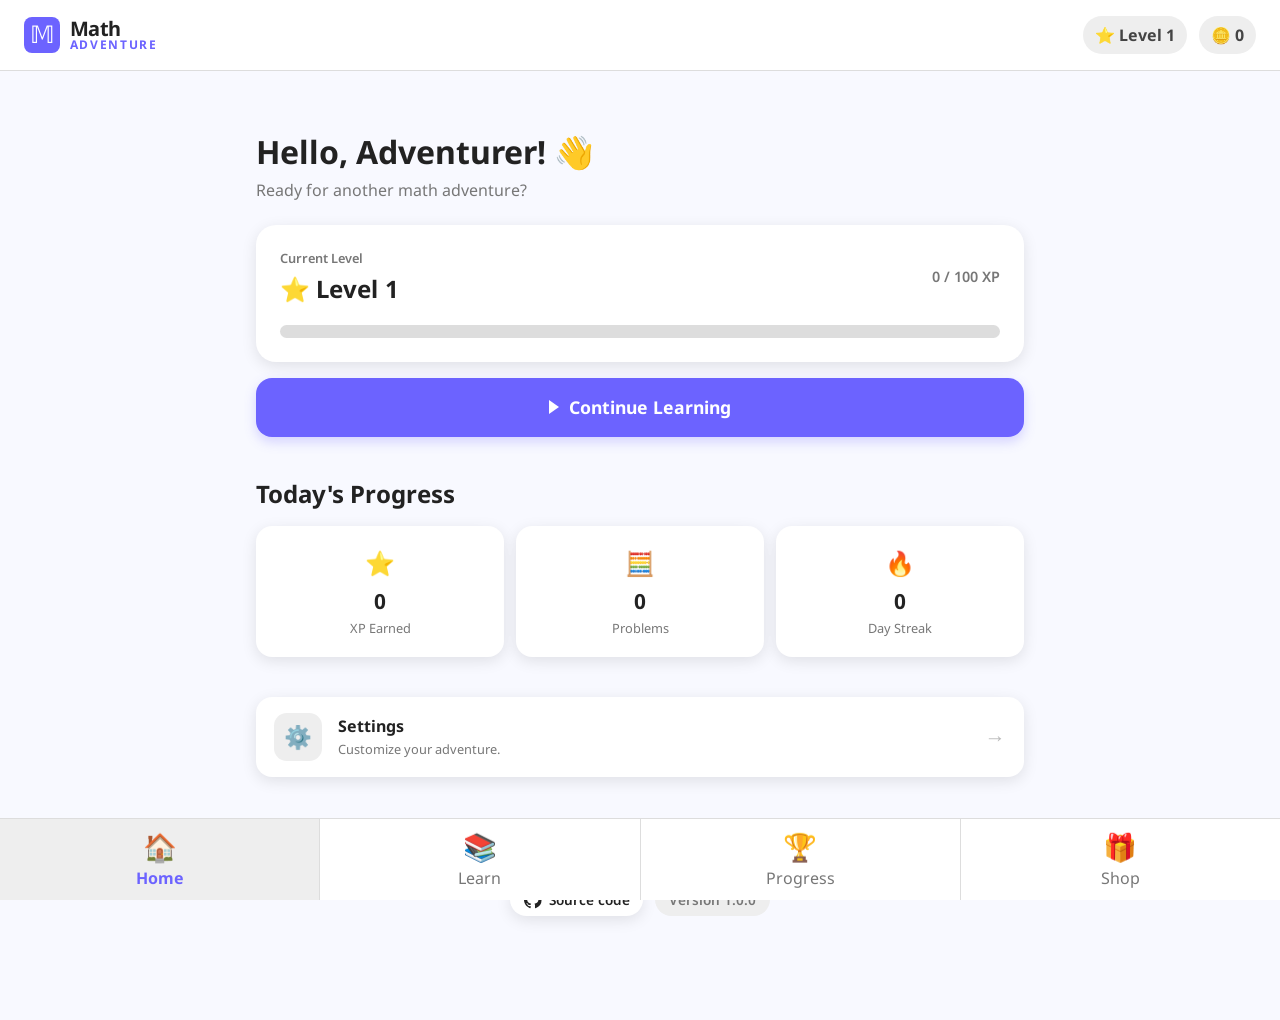
<file: index.html>
<!DOCTYPE html>
<html lang="en">

<head>
    <meta charset="UTF-8">

    <meta name="viewport" content="width=device-width, initial-scale=1.0">

    <title>Math Adventure</title>

    <link rel="stylesheet" href="css/base.css">
    <link rel="stylesheet" href="css/layout.css">
    <link rel="stylesheet" href="css/navigation.css">
    <link rel="stylesheet" href="css/home.css">
    <link rel="stylesheet" href="css/stats.css">
    <link rel="manifest" href="manifest.json">
</head>


<body>

    <header>

        <a href="index.html" class="logo">
            <span class="logo-icon" aria-hidden="true">𝕄</span>
            <span class="logo-text">
                <span class="logo-math">Math</span>
                <span class="logo-adventure">Adventure</span>
            </span>
        </a>


        <div class="player-info">

            <div class="level">
                ⭐
                <span class="level-label" data-i18n="home.level"></span>
                <span data-player="level"></span>
            </div>


            <div class="coins">
                🪙
                <span data-player="coins"></span>
            </div>

        </div>

    </header>


    <main>

        <section class="welcome">

            <h1 id="welcome-message"></h1>

            <p data-i18n="home.ready"></p>

        </section>


        <section class="xp-card">

            <div class="xp-header">

                <div>

                    <span class="small-label" data-i18n="home.currentLevel"></span>


                    <h2>
                        ⭐
                        <span data-i18n="home.level"></span>
                        <span data-player="level"></span>
                    </h2>

                </div>


                <span class="xp-text">

                    <span data-player="xp"></span>
                    /
                    <span data-player="nextLevelXP"></span>
                    XP

                </span>

            </div>


            <div class="xp-bar">

                <div class="xp-progress" data-player="xp-progress"></div>

            </div>

        </section>


        <button class="continue-button" onclick="window.location.href='learn.html'">
            <span class="button-icon"></span>
            <span data-i18n="home.continueLearning"></span>
        </button>


        <section class="section">

            <h2 data-i18n="home.todaysProgress"></h2>


            <div class="stats">

                <div class="stat-card">

                    <span class="stat-icon">
                        ⭐
                    </span>


                    <strong class="stat-value">
                        <span data-player="todayXP"></span>
                    </strong>


                    <span class="stat-label" data-i18n="home.xpEarned"></span>

                </div>


                <div class="stat-card">

                    <span class="stat-icon">
                        🧮
                    </span>


                    <strong class="stat-value">
                        <span data-player="todayProblems"></span>
                    </strong>


                    <span class="stat-label" data-i18n="home.problems"></span>

                </div>


                <div class="stat-card">

                    <span class="stat-icon">
                        🔥
                    </span>


                    <strong class="stat-value">
                        <span data-player="streak"></span>
                    </strong>


                    <span class="stat-label" data-i18n="home.dayStreak"></span>

                </div>

            </div>

        </section>
        <section class="section">

            <a href="settings.html" class="home-settings">

                <div class="home-settings-icon">
                    ⚙️
                </div>


                <div class="home-settings-content">

                    <strong data-i18n="home.settings"></strong>

                    <span data-i18n="home.settingsDescription"></span>

                </div>


                <span class="home-settings-arrow">
                    →
                </span>

            </a>

        </section>
        <footer class="credits">

            <p id="credits-made"></p>

            <div class="credits-links">

                <a href="https://github.com/petrouvik/math-adventure" class="credits-link" target="_blank"
                    rel="noopener noreferrer">

                    <svg viewBox="0 0 16 16" aria-hidden="true">
                        <path
                            d="M8 0C3.58 0 0 3.58 0 8c0 3.54 2.29 6.53 5.47 7.59.4.07.55-.17.55-.38 0-.19-.01-.82-.01-1.49-2.01.37-2.53-.49-2.69-.94-.09-.23-.48-.94-.82-1.13-.28-.15-.68-.52-.01-.53.63-.01 1.08.58 1.23.82.72 1.21 1.87.87 2.33.66.07-.52.28-.87.51-1.07-1.78-.2-3.64-.89-3.64-3.95 0-.87.31-1.59.82-2.15-.08-.2-.36-1.02.08-2.12 0 0 .67-.21 2.2.82.64-.18 1.32-.27 2-.27.68 0 1.36.09 2 .27 1.53-1.04 2.2-.82 2.2-.82.44 1.1.16 1.92.08 2.12.51.56.82 1.27.82 2.15 0 3.07-1.87 3.75-3.65 3.95.29.25.54.73.54 1.48 0 1.07-.01 1.93-.01 2.2 0 .21.15.46.55.38A8.013 8.013 0 0016 8c0-4.42-3.58-8-8-8z" />
                    </svg>

                    <span data-i18n="home.sourceCode"></span>

                </a>

                <span class="credits-version" id="app-version"></span>

            </div>

        </footer>

    </main>


    <nav>

        <a href="index.html" class="nav-item active">
            <span>🏠</span>
            <span data-i18n="navigation.home"></span>
        </a>


        <a href="learn.html" class="nav-item">
            <span>📚</span>
            <span data-i18n="navigation.learn"></span>
        </a>


        <a href="progress.html" class="nav-item">
            <span>🏆</span>
            <span data-i18n="navigation.progress"></span>
        </a>


        <a href="shop.html" class="nav-item">
            <span>🎁</span>
            <span data-i18n="navigation.shop"></span>
        </a>

    </nav>


    <script src="js/translations/en.js"></script>
    <script src="js/translations/sr.js"></script>
    <script src="js/i18n.js"></script>

    <script src="js/player.js"></script>

    <script>

        updatePlayerDisplay();

        const player = getPlayer();

        document.getElementById("welcome-message").textContent =
            tf("home.welcome", {
                name: player.name
            });

        document.getElementById("credits-made").textContent =
            tf("home.madeBy", {
                author: "Your Name"
            });

        document.getElementById("app-version").textContent =
            tf("home.version", {
                version: "1.0.0"
            });

        applyTranslations();

    </script>

    <script src="js/themes.js"></script>
    <script src="js/pwa.js"></script>

</body>

</html>
</file>
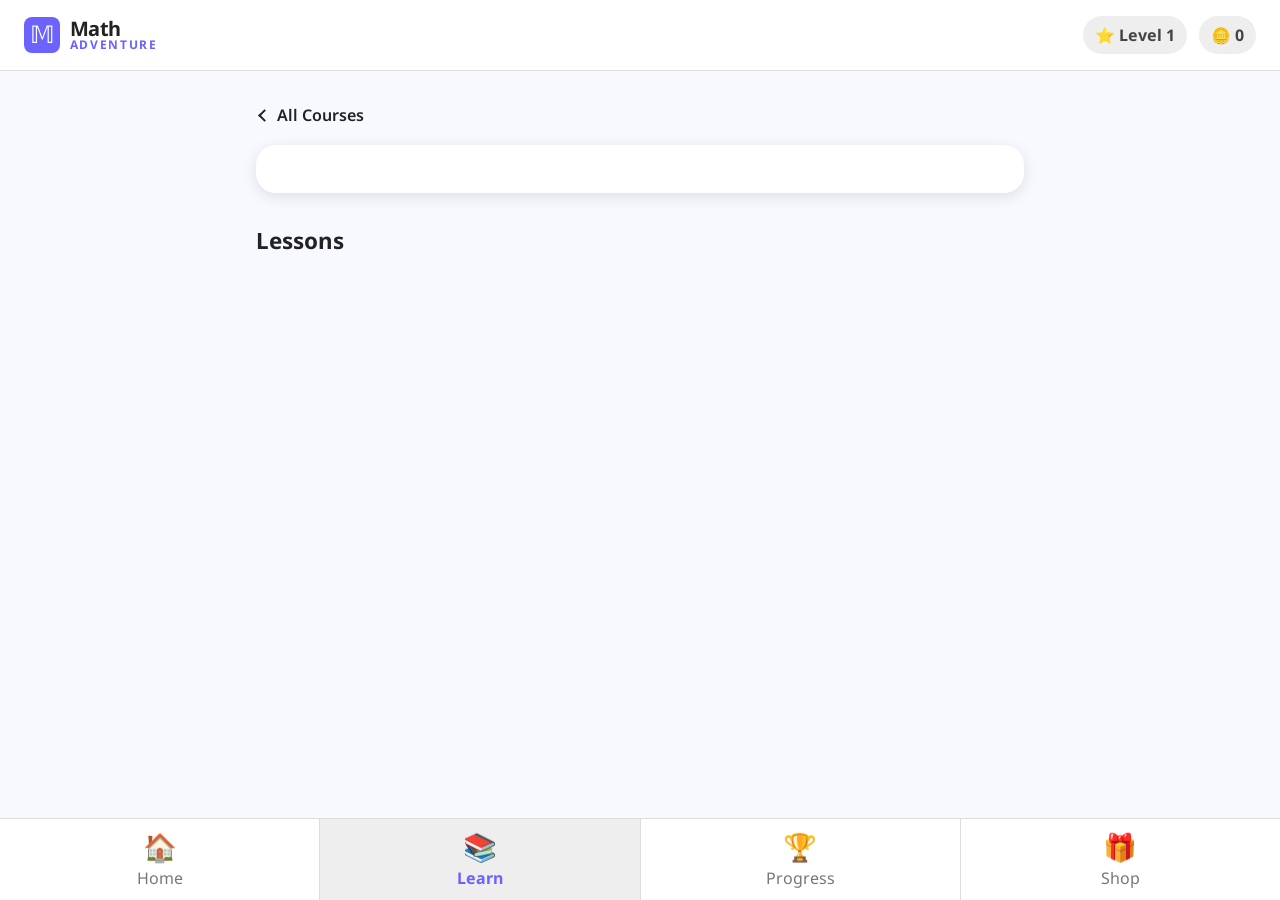
<file: course.html>
<!DOCTYPE html>
<html lang="en">

<head>

    <meta charset="UTF-8">

    <meta name="viewport" content="width=device-width, initial-scale=1.0">

    <title>Course - Math Adventure</title>

    <link rel="stylesheet" href="css/base.css">
    <link rel="stylesheet" href="css/layout.css">
    <link rel="stylesheet" href="css/navigation.css">
    <link rel="stylesheet" href="css/course.css">

    <link rel="manifest" href="manifest.json">

</head>


<body>

    <header>

        <a href="index.html" class="logo">
            <span class="logo-icon" aria-hidden="true">𝕄</span>
            <span class="logo-text">
                <span class="logo-math">Math</span>
                <span class="logo-adventure">Adventure</span>
            </span>
        </a>


        <div class="player-info">

            <div class="level">
                ⭐
                <span class="level-label" data-i18n="home.level"></span>
                <span data-player="level"></span>
            </div>


            <div class="coins">
                🪙
                <span data-player="coins"></span>
            </div>

        </div>

    </header>


    <main class="course-page">

        <a href="learn.html" class="back-link">
            <span class="back-arrow"></span>
            <span data-i18n="course.allCourses"></span>
        </a>


        <section class="course-header-card" id="course-header"></section>


        <section class="course-section">

            <h2 data-i18n="course.lessons"></h2>

            <div class="lesson-list" id="lesson-list"></div>

        </section>

    </main>


    <nav>

        <a href="index.html" class="nav-item">
            <span>🏠</span>
            <span data-i18n="navigation.home"></span>
        </a>


        <a href="learn.html" class="nav-item active">
            <span>📚</span>
            <span data-i18n="navigation.learn"></span>
        </a>


        <a href="progress.html" class="nav-item">
            <span>🏆</span>
            <span data-i18n="navigation.progress"></span>
        </a>


        <a href="shop.html" class="nav-item">
            <span>🎁</span>
            <span data-i18n="navigation.shop"></span>
        </a>

    </nav>


    <script src="js/translations/en.js"></script>
    <script src="js/translations/sr.js"></script>
    <script src="js/i18n.js"></script>

    <script src="js/player.js"></script>
    <script src="js/image-utils.js"></script>
    <script src="js/courses.js"></script>
    <script src="js/course.js"></script>

    <script>

        updatePlayerDisplay();
        renderCourse();
        applyTranslations();

    </script>

    <script src="js/themes.js"></script>
    <script src="js/pwa.js"></script>

</body>

</html>
</file>
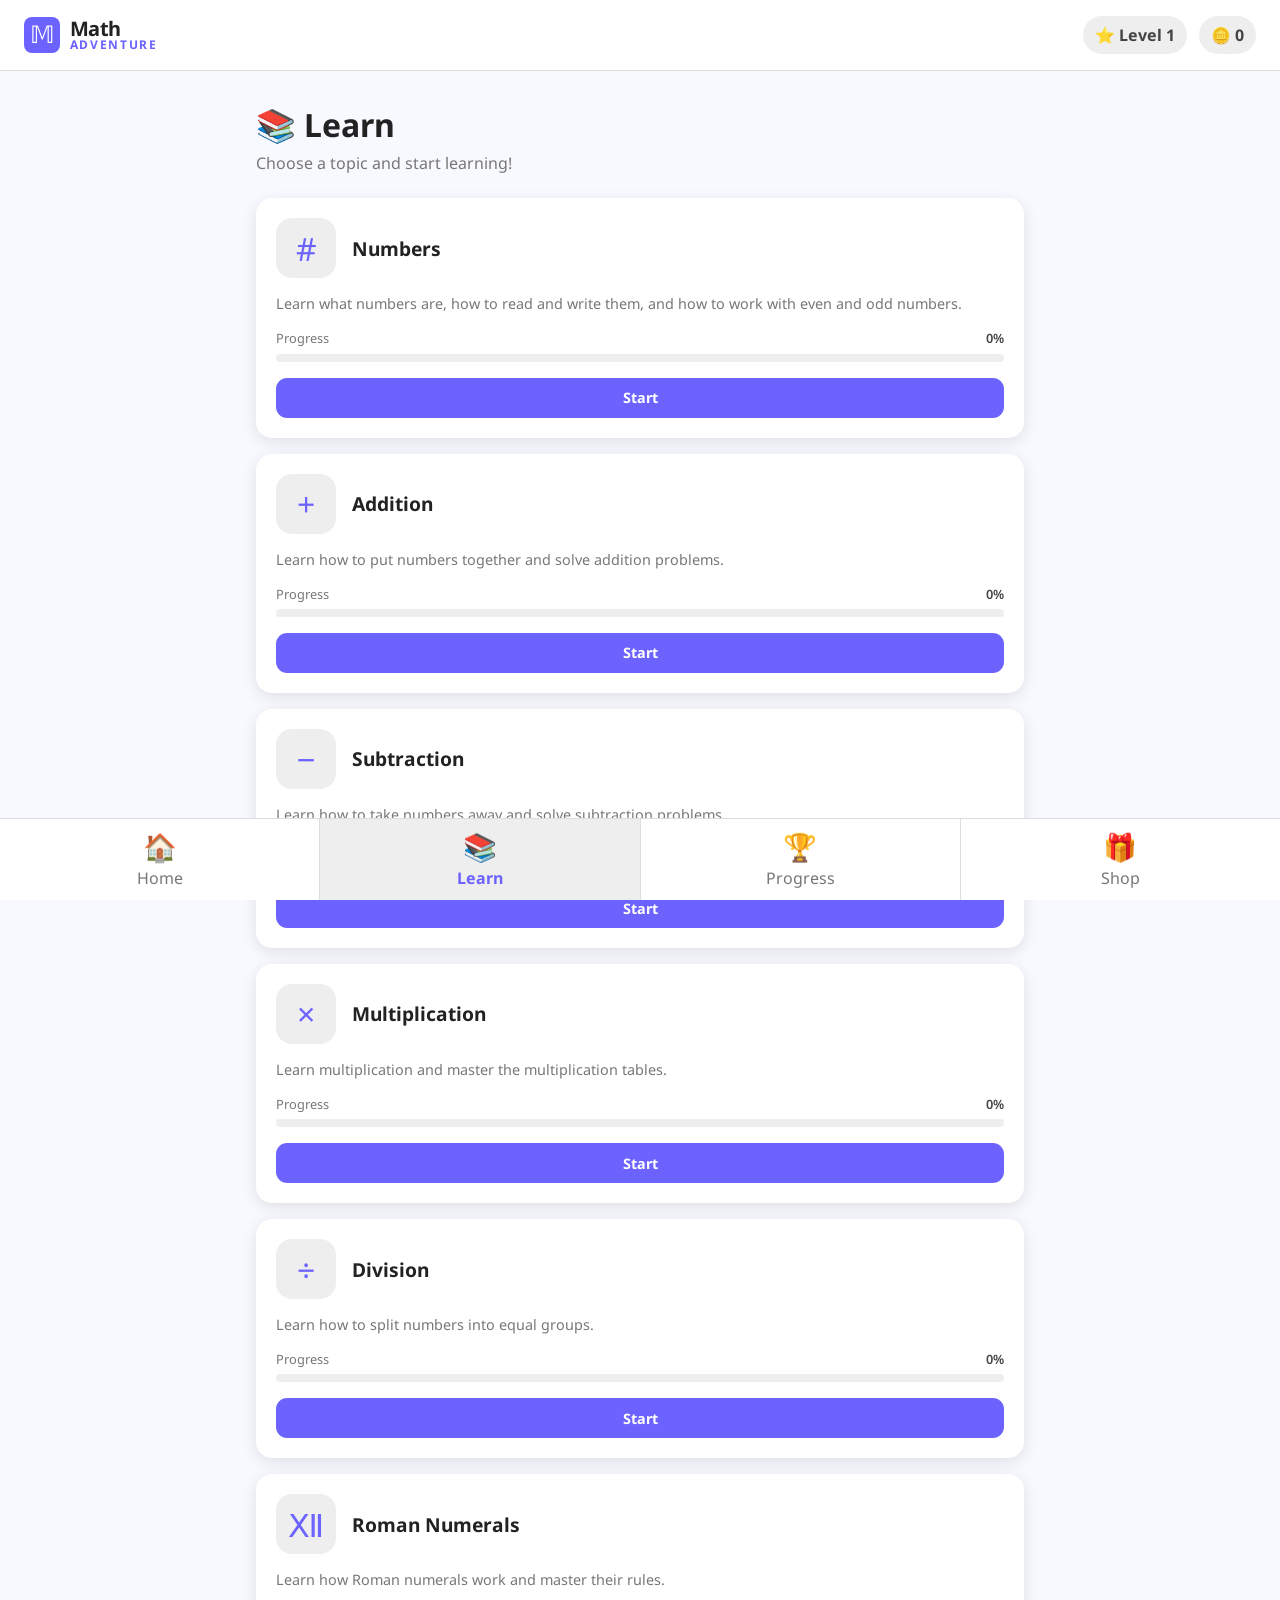
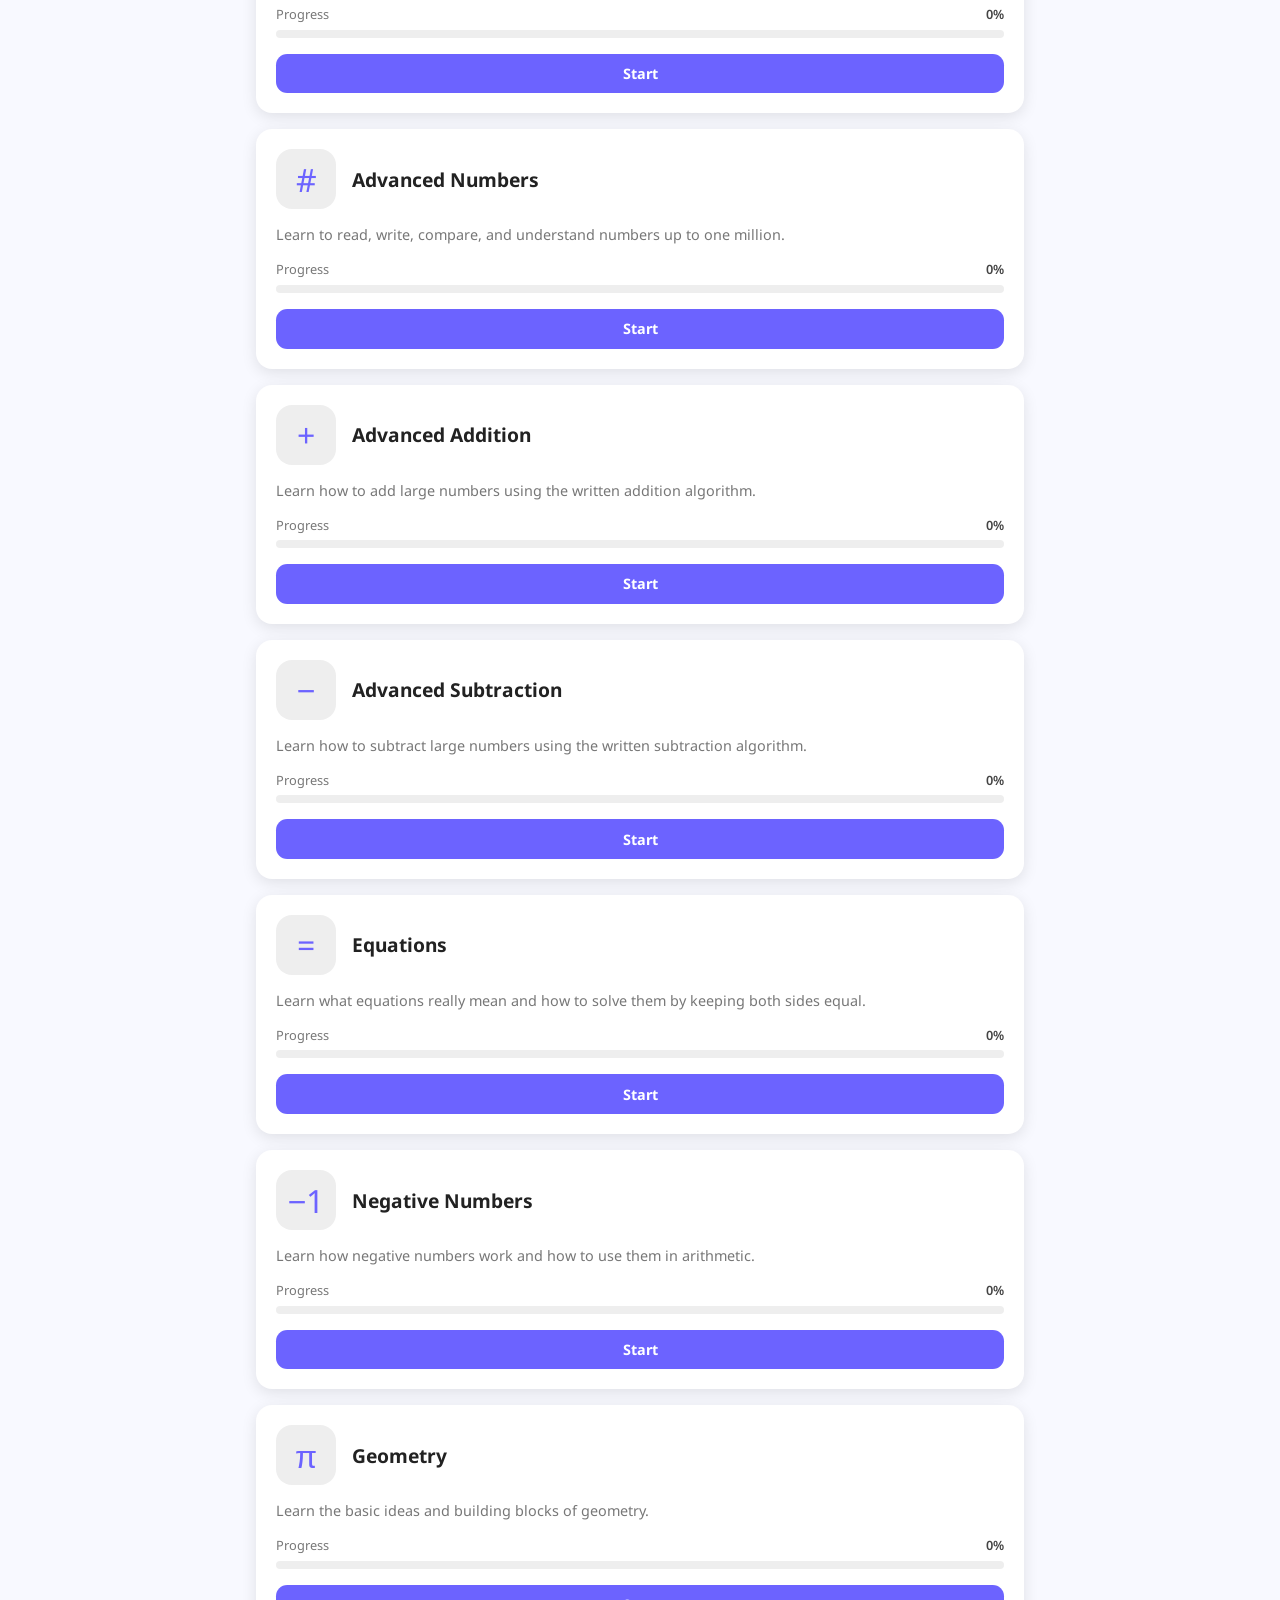
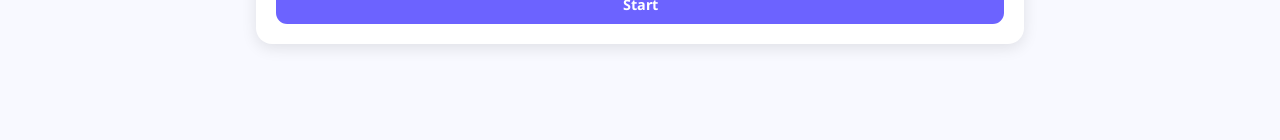
<file: learn.html>
<!DOCTYPE html>
<html lang="en">

<head>

    <meta charset="UTF-8">

    <meta name="viewport" content="width=device-width, initial-scale=1.0">

    <title>Learn - Math Adventure</title>

    <link rel="stylesheet" href="css/base.css">
    <link rel="stylesheet" href="css/layout.css">
    <link rel="stylesheet" href="css/navigation.css">
    <link rel="stylesheet" href="css/learn.css">
    <link rel="manifest" href="manifest.json">

</head>


<body>

    <header>

        <a href="index.html" class="logo">
            <span class="logo-icon" aria-hidden="true">𝕄</span>
            <span class="logo-text">
                <span class="logo-math">Math</span>
                <span class="logo-adventure">Adventure</span>
            </span>
        </a>


        <div class="player-info">

            <div class="level">
                ⭐
                <span class="level-label" data-i18n="home.level"></span>
                <span data-player="level"></span>
            </div>


            <div class="coins">
                🪙
                <span data-player="coins"></span>
            </div>

        </div>

    </header>


    <main class="learn-page">

        <div class="page-header">

            <h1 data-i18n="learn.title"></h1>

            <p data-i18n="learn.subtitle"></p>

        </div>


        <section class="courses" id="courses"></section>

    </main>


    <nav>

        <a href="index.html" class="nav-item">
            <span>🏠</span>
            <span data-i18n="navigation.home"></span>
        </a>


        <a href="learn.html" class="nav-item active">
            <span>📚</span>
            <span data-i18n="navigation.learn"></span>
        </a>


        <a href="progress.html" class="nav-item">
            <span>🏆</span>
            <span data-i18n="navigation.progress"></span>
        </a>


        <a href="shop.html" class="nav-item">
            <span>🎁</span>
            <span data-i18n="navigation.shop"></span>
        </a>

    </nav>


    <script src="js/translations/en.js"></script>
    <script src="js/translations/sr.js"></script>
    <script src="js/i18n.js"></script>

    <script src="js/player.js"></script>
    <script src="js/image-utils.js"></script>
    <script src="js/courses.js"></script>
    <script src="js/learn.js"></script>

    <script>

        updatePlayerDisplay();
        renderCourses();
        applyTranslations();

    </script>

    <script src="js/themes.js"></script>

    <script src="js/pwa.js"></script>
</body>

</html>
</file>
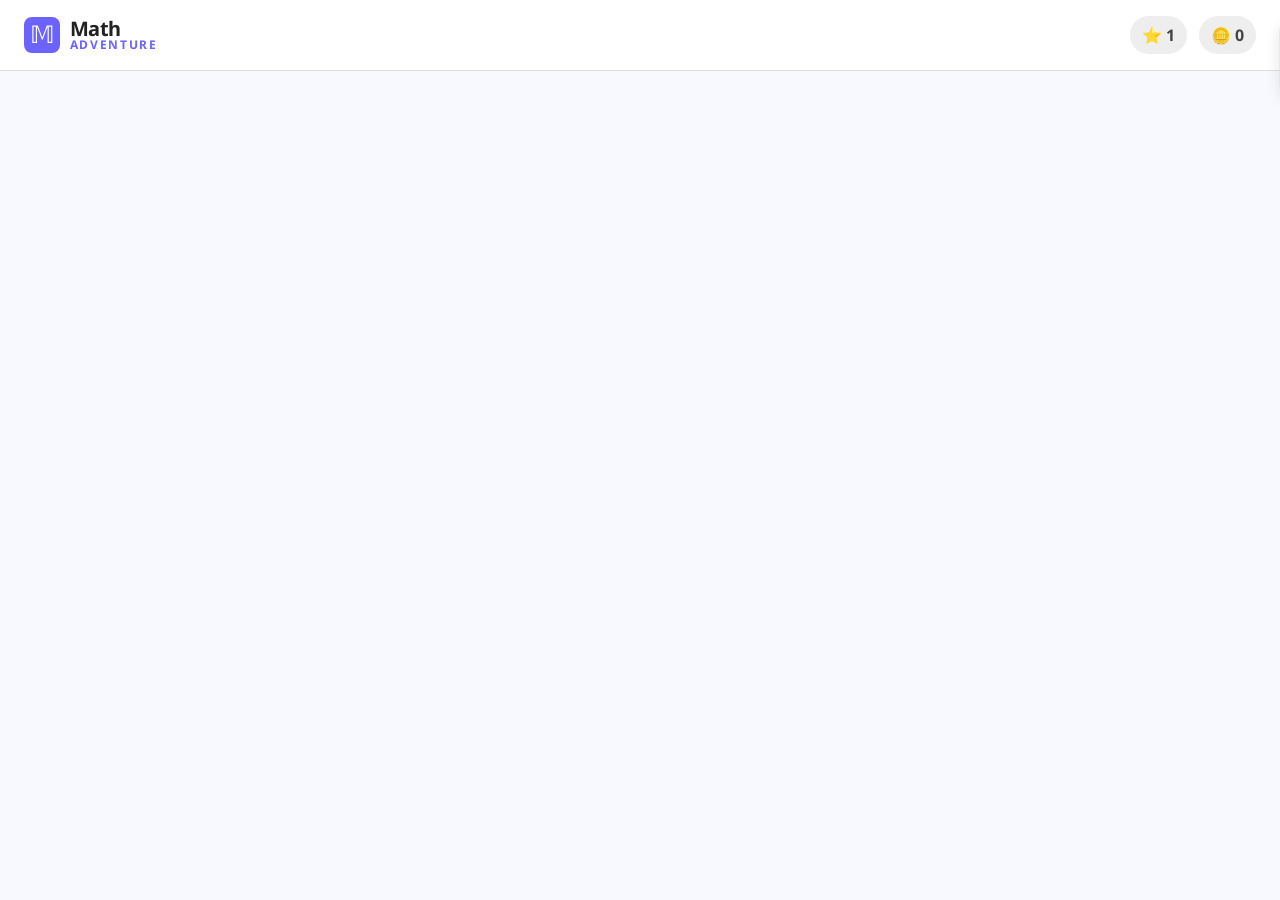
<file: lesson.html>
<!DOCTYPE html>
<html lang="en">

<head>

    <meta charset="UTF-8">

    <meta name="viewport" content="width=device-width, initial-scale=1, interactive-widget=resizes-content">

    <title>Math Adventure</title>

    <link rel="stylesheet" href="css/base.css">
    <link rel="stylesheet" href="css/layout.css">
    <link rel="stylesheet" href="css/navigation.css">
    <link rel="stylesheet" href="css/lesson.css">
    <link rel="stylesheet" href="css/achievement.css">
    <link rel="manifest" href="manifest.json">

</head>


<body>

    <header>

        <a href="index.html" class="logo">
            <span class="logo-icon" aria-hidden="true">𝕄</span>
            <span class="logo-text">
                <span class="logo-math">Math</span>
                <span class="logo-adventure">Adventure</span>
            </span>
        </a>


        <div class="player-info">

            <div class="level">
                ⭐
                <span class="level-label" data-i18n="home.level"></span>
                <span data-player="level"></span>
            </div>


            <div class="coins">
                🪙
                <span data-player="coins"></span>
            </div>

        </div>

    </header>


    <main class="lesson-page">

        <a href="learn.html" class="back-link" id="back-to-course">
        </a>


        <div class="lesson-header" id="lesson-header"></div>


        <div id="practice-hint"></div>


        <!-- Lesson content goes here -->

        <div id="lesson-content"></div>

    </main>


    <div id="achievement-notification" class="achievement-notification">

        <div class="achievement-notification-icon"></div>


        <div class="achievement-notification-content">

            <div class="achievement-notification-label" data-i18n="lesson.achievementUnlocked"></div>


            <div class="achievement-notification-title"></div>

        </div>

    </div>


    <script src="js/translations/en.js"></script>
    <script src="js/translations/sr.js"></script>
    <script src="js/i18n.js"></script>

    <script src="js/player.js"></script>

    <script src="js/image-utils.js"></script>

    <script src="js/courses.js"></script>

    <script src="js/generator-utils.js"></script>

    <script src="js/generators.js"></script>

    <script src="js/interactions.js"></script>

    <script src="js/explanations.js"></script>

    <script src="js/lesson.js"></script>

    <script src="js/achievements.js"></script>

    <script>

        updatePlayerDisplay();
        renderLesson();
        applyTranslations();
        function syncViewportHeight() {
            const vv = window.visualViewport;
            const height = vv ? vv.height : window.innerHeight;

            document.documentElement.style.setProperty("--app-height", `${height}px`);
            document.documentElement.classList.toggle("is-compact", height < 600);

            // iOS can pan the page up when the keyboard opens; snap it back.
            if (window.scrollY !== 0) {
                window.scrollTo(0, 0);
            }
        }

        if (window.visualViewport) {
            window.visualViewport.addEventListener("resize", syncViewportHeight);
            window.visualViewport.addEventListener("scroll", syncViewportHeight);
        }
        window.addEventListener("resize", syncViewportHeight);
        window.addEventListener("orientationchange", syncViewportHeight);

        syncViewportHeight();

    </script>

    <script src="js/themes.js"></script>
    <script src="js/pwa.js"></script>

</body>

</html>
</file>
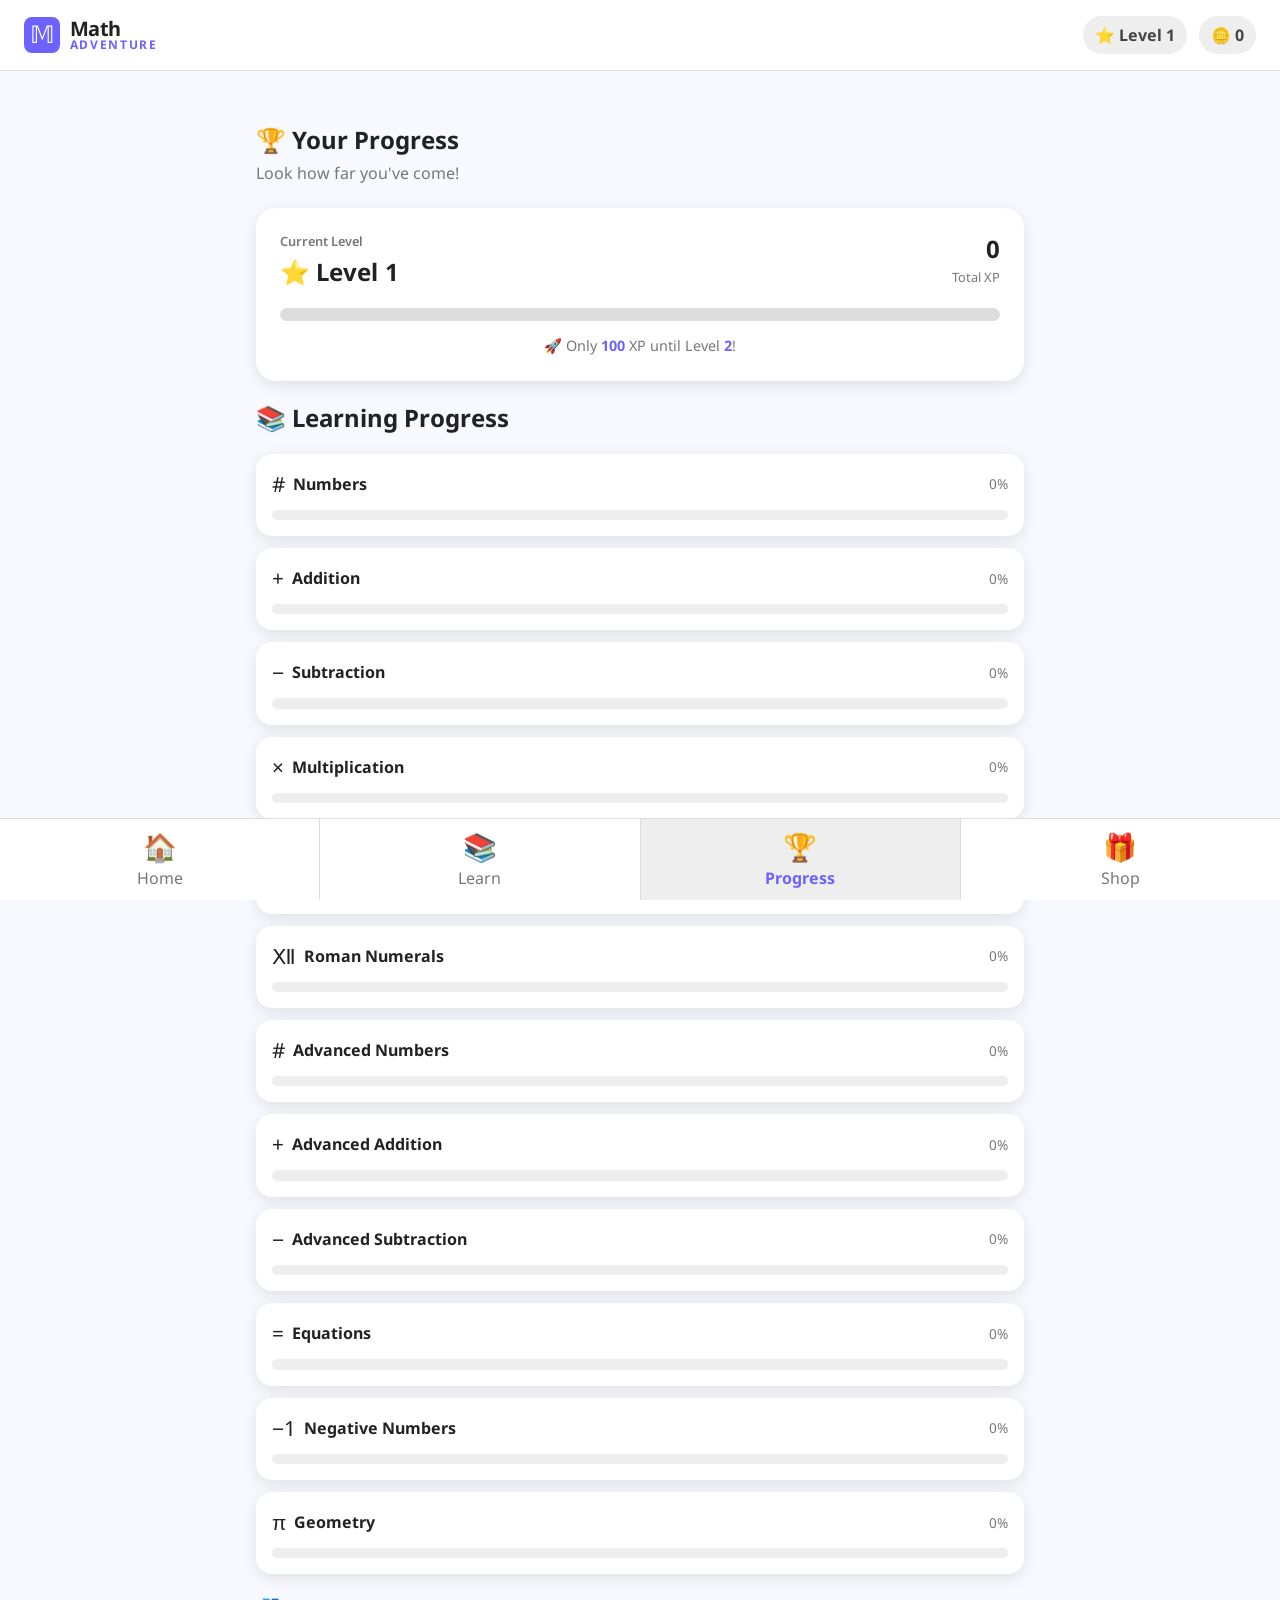
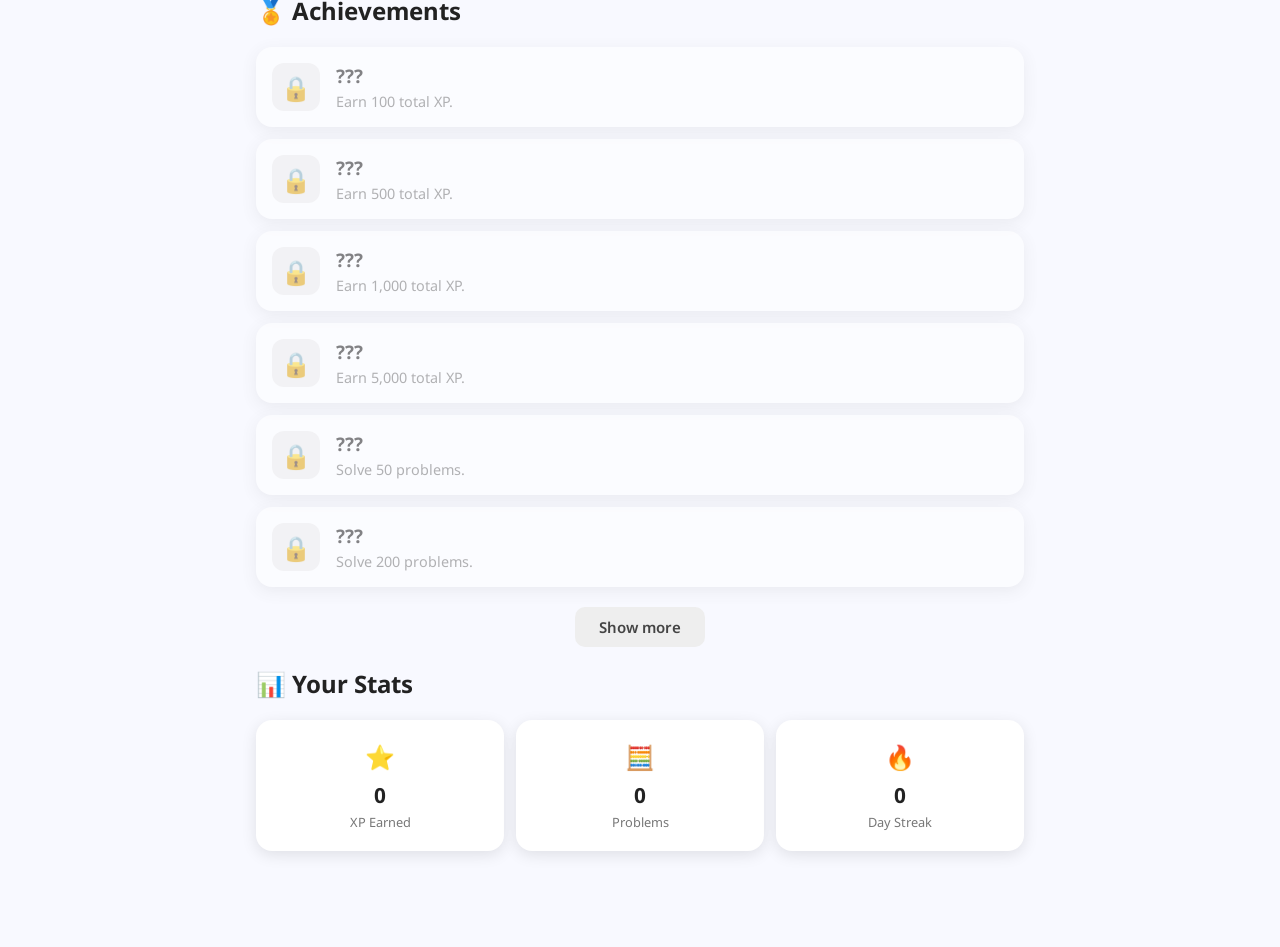
<file: progress.html>
<!DOCTYPE html>
<html lang="en">

<head>
    <meta charset="UTF-8">

    <meta name="viewport" content="width=device-width, initial-scale=1.0">

    <title>Progress - Math Adventure</title>

    <link rel="stylesheet" href="css/base.css">
    <link rel="stylesheet" href="css/layout.css">
    <link rel="stylesheet" href="css/navigation.css">
    <link rel="stylesheet" href="css/progress.css">
    <link rel="stylesheet" href="css/stats.css">
    <link rel="manifest" href="manifest.json">
</head>


<body>

    <header>

        <a href="index.html" class="logo">
            <span class="logo-icon" aria-hidden="true">𝕄</span>
            <span class="logo-text">
                <span class="logo-math">Math</span>
                <span class="logo-adventure">Adventure</span>
            </span>
        </a>


        <div class="player-info">

            <div class="level">
                ⭐
                <span class="level-label" data-i18n="home.level"></span>
                <span data-player="level"></span>
            </div>


            <div class="coins">
                🪙
                <span data-player="coins"></span>
            </div>

        </div>

    </header>


    <main>

        <!-- PAGE HEADER -->

        <section class="page-header">

            <h1 data-i18n="progress.title"></h1>

            <p data-i18n="progress.subtitle"></p>

        </section>


        <!-- LEVEL / XP -->

        <section class="level-card">

            <div class="level-card-top">

                <div>

                    <span class="small-label" data-i18n="progress.currentLevel"></span>


                    <h2>
                        ⭐
                        <span data-i18n="progress.level"></span>
                        <span data-player="level"></span>
                    </h2>

                </div>


                <div class="total-xp">

                    <strong>
                        <span data-player="xp"></span>
                    </strong>

                    <span data-i18n="progress.totalXP"></span>

                </div>

            </div>


            <div class="xp-bar">

                <div class="xp-progress" data-player="xp-progress"></div>

            </div>


            <p class="next-level">

                🚀
                <span data-i18n="progress.xpUntilNextPrefix"></span>

                <span data-player="xpUntilNext"></span>

                <span data-i18n="progress.xpUntilNextMiddle"></span>

                <span data-player="nextLevel"></span>!

            </p>

        </section>


        <!-- LEARNING PROGRESS -->

        <section class="section">

            <h2 data-i18n="progress.learningProgress"></h2>

            <div class="course-list" id="course-progress"></div>

        </section>


        <!-- ACHIEVEMENTS -->

        <section class="section">

            <h2 data-i18n="progress.achievements"></h2>

            <div class="achievements" id="achievement-progress"></div>


            <button class="show-more-button" id="achievement-show-more" data-i18n="progress.showMore"></button>

        </section>


        <!-- SMALL STATS -->

        <section class="section">

            <h2 data-i18n="progress.yourStats"></h2>


            <div class="stats">

                <div class="stat-card">

                    <span class="stat-icon">
                        ⭐
                    </span>


                    <strong class="stat-value">
                        <span data-player="xp"></span>
                    </strong>


                    <span class="stat-label" data-i18n="progress.xpEarned"></span>

                </div>


                <div class="stat-card">

                    <span class="stat-icon">
                        🧮
                    </span>


                    <strong class="stat-value">
                        <span data-player="problems"></span>
                    </strong>


                    <span class="stat-label" data-i18n="progress.problems"></span>

                </div>


                <div class="stat-card">

                    <span class="stat-icon">
                        🔥
                    </span>


                    <strong class="stat-value">
                        <span data-player="streak"></span>
                    </strong>


                    <span class="stat-label" data-i18n="progress.dayStreak"></span>

                </div>

            </div>

        </section>

    </main>


    <nav>

        <a href="index.html" class="nav-item">
            <span>🏠</span>
            <span data-i18n="navigation.home"></span>
        </a>


        <a href="learn.html" class="nav-item">
            <span>📚</span>
            <span data-i18n="navigation.learn"></span>
        </a>


        <a href="progress.html" class="nav-item active">
            <span>🏆</span>
            <span data-i18n="navigation.progress"></span>
        </a>


        <a href="shop.html" class="nav-item">
            <span>🎁</span>
            <span data-i18n="navigation.shop"></span>
        </a>

    </nav>


    <script src="js/translations/en.js"></script>
    <script src="js/translations/sr.js"></script>
    <script src="js/i18n.js"></script>

    <script src="js/player.js"></script>
    <script src="js/image-utils.js"></script>
    <script src="js/courses.js"></script>
    <script src="js/course.js"></script>
    <script src="js/achievements.js"></script>
    <script src="js/progress.js"></script>
    <script src="js/themes.js"></script>
    <script>
        applyTranslations();
    </script>
    <script src="js/pwa.js"></script>

</body>

</html>
</file>
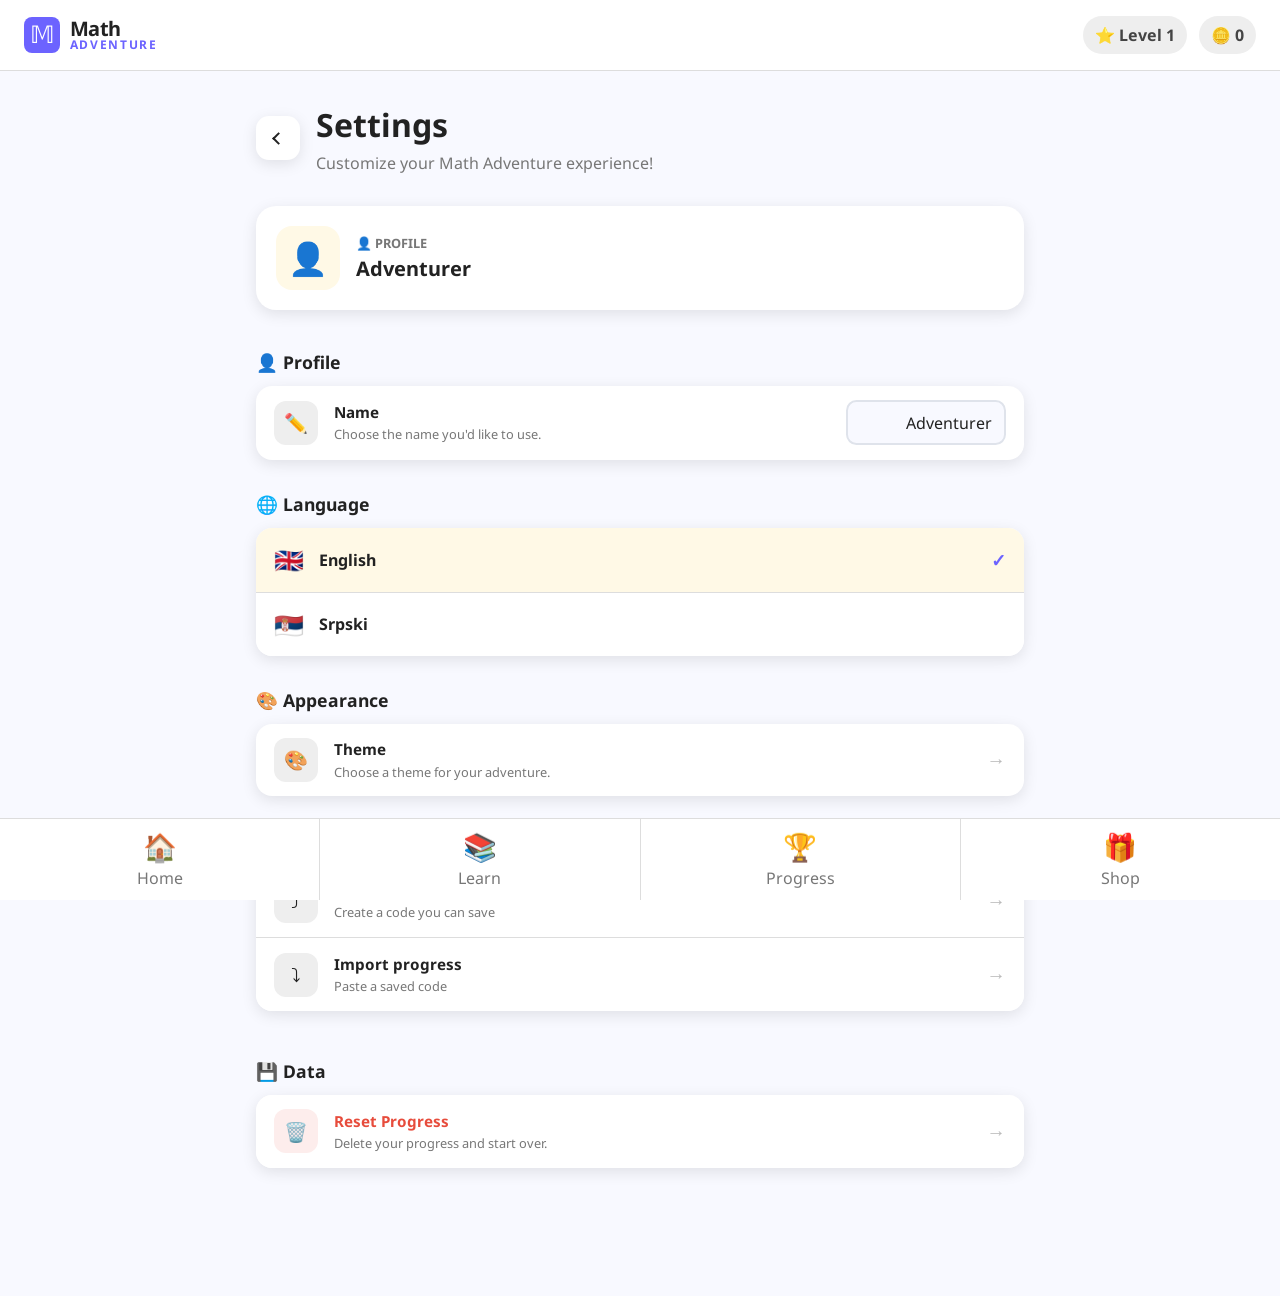
<file: settings.html>
<!DOCTYPE html>
<html lang="en">

<head>
    <meta charset="UTF-8">

    <meta name="viewport" content="width=device-width, initial-scale=1.0">

    <title>Settings - Math Adventure</title>

    <link rel="stylesheet" href="css/base.css">
    <link rel="stylesheet" href="css/layout.css">
    <link rel="stylesheet" href="css/navigation.css">
    <link rel="stylesheet" href="css/settings.css">
    <link rel="manifest" href="manifest.json">
</head>


<body>

    <header>

        <a href="index.html" class="logo">
            <span class="logo-icon" aria-hidden="true">𝕄</span>
            <span class="logo-text">
                <span class="logo-math">Math</span>
                <span class="logo-adventure">Adventure</span>
            </span>
        </a>


        <div class="player-info">

            <div class="level">
                ⭐
                <span class="level-label" data-i18n="home.level"></span>
                <span data-player="level"></span>
            </div>


            <div class="coins">
                🪙
                <span data-player="coins"></span>
            </div>

        </div>

    </header>


    <main>

        <div class="settings-page-header">

            <a href="index.html" class="back-button" aria-label="Back">
                <span class="back-arrow"></span>
            </a>


            <div>

                <h1 data-i18n="settings.title"></h1>

                <p data-i18n="settings.subtitle"></p>

            </div>

        </div>


        <section class="profile-card">

            <div class="profile-avatar">
                👤
            </div>


            <div class="profile-details">

                <span class="profile-label" data-i18n="settings.profile"></span>


                <strong class="profile-name" data-player="name"></strong>

            </div>

        </section>


        <section class="settings-group">

            <h2 data-i18n="settings.profile"></h2>


            <div class="settings-list">

                <div class="setting">

                    <div class="setting-icon">
                        ✏️
                    </div>


                    <div class="setting-content">

                        <strong data-i18n="settings.name"></strong>

                        <span data-i18n="settings.nameDescription"></span>

                    </div>


                    <input type="text" class="name-input" data-player="name-input" value="Player" maxlength="20">

                </div>

            </div>

        </section>


        <section class="settings-group">

            <h2 data-i18n="settings.language"></h2>


            <div class="settings-list language-list">

                <button type="button" class="language-option active" data-language="en">

                    <span class="language-flag">
                        🇬🇧
                    </span>


                    <span class="language-name">
                        English
                    </span>


                    <span class="language-check">
                        ✓
                    </span>

                </button>


                <button type="button" class="language-option" data-language="sr">

                    <span class="language-flag">
                        🇷🇸
                    </span>


                    <span class="language-name">
                        Srpski
                    </span>


                    <span class="language-check">
                        ✓
                    </span>

                </button>

            </div>

        </section>


        <section class="settings-group">

            <h2 data-i18n="settings.appearance"></h2>


            <div class="settings-list">

                <a href="shop.html" class="setting setting-link">

                    <div class="setting-icon">
                        🎨
                    </div>


                    <div class="setting-content">

                        <strong data-i18n="settings.theme"></strong>

                        <span data-i18n="settings.themeDescription"></span>

                    </div>


                    <span class="setting-arrow">
                        →
                    </span>

                </a>

            </div>

        </section>
        <section class="settings-group">

            <h2 data-i18n="settings.backup"></h2>

            <div class="settings-list">

                <button type="button" class="setting setting-button" id="export-button">
                    <div class="setting-icon">⤴</div>
                    <div class="setting-content">
                        <strong data-i18n="settings.exportTitle"></strong>
                        <span data-i18n="settings.exportDescription"></span>
                    </div>
                    <span class="setting-arrow">→</span>
                </button>

                <button type="button" class="setting setting-button" id="import-button">
                    <div class="setting-icon">⤵</div>
                    <div class="setting-content">
                        <strong data-i18n="settings.importTitle"></strong>
                        <span data-i18n="settings.importDescription"></span>
                    </div>
                    <span class="setting-arrow">→</span>
                </button>

            </div>

            <div class="backup-panel" id="export-panel" hidden>
                <p class="backup-hint" data-i18n="settings.exportHint"></p>
                <textarea id="export-output" class="backup-textarea" rows="5" readonly spellcheck="false"></textarea>
                <div class="backup-actions">
                    <button type="button" class="backup-action" id="copy-export-button"
                        data-i18n="settings.copy"></button>
                </div>
                <p class="backup-status" id="export-status" role="status"></p>
            </div>

            <div class="backup-panel" id="import-panel" hidden>
                <p class="backup-hint" data-i18n="settings.importHint"></p>
                <textarea id="import-input" class="backup-textarea" rows="5" spellcheck="false" autocomplete="off"
                    autocapitalize="off"></textarea>
                <div class="backup-actions">
                    <button type="button" class="backup-action" id="confirm-import-button"
                        data-i18n="settings.importButton"></button>
                </div>
                <p class="backup-status" id="import-status" role="status"></p>
            </div>

        </section>


        <section class="settings-group danger-group">

            <h2 data-i18n="settings.data"></h2>


            <div class="settings-list">

                <button type="button" class="setting setting-danger">

                    <div class="setting-icon">
                        🗑️
                    </div>


                    <div class="setting-content">

                        <strong data-i18n="settings.reset"></strong>

                        <span data-i18n="settings.resetDescription"></span>

                    </div>


                    <span class="setting-arrow">
                        →
                    </span>

                </button>

            </div>

        </section>

    </main>


    <nav>

        <a href="index.html" class="nav-item">
            <span>🏠</span>
            <span data-i18n="navigation.home"></span>
        </a>


        <a href="learn.html" class="nav-item">
            <span>📚</span>
            <span data-i18n="navigation.learn"></span>
        </a>


        <a href="progress.html" class="nav-item">
            <span>🏆</span>
            <span data-i18n="navigation.progress"></span>
        </a>


        <a href="shop.html" class="nav-item">
            <span>🎁</span>
            <span data-i18n="navigation.shop"></span>
        </a>

    </nav>


    <script src="js/translations/en.js"></script>
    <script src="js/translations/sr.js"></script>
    <script src="js/i18n.js"></script>

    <script src="js/player.js"></script>

    <script>

        updatePlayerDisplay();

        applyTranslations();

    </script>

    <script src="js/settings.js"></script>
    <script src="js/backup.js"></script>

    <script src="js/themes.js"></script>
    <script src="js/pwa.js"></script>

</body>

</html>
</file>
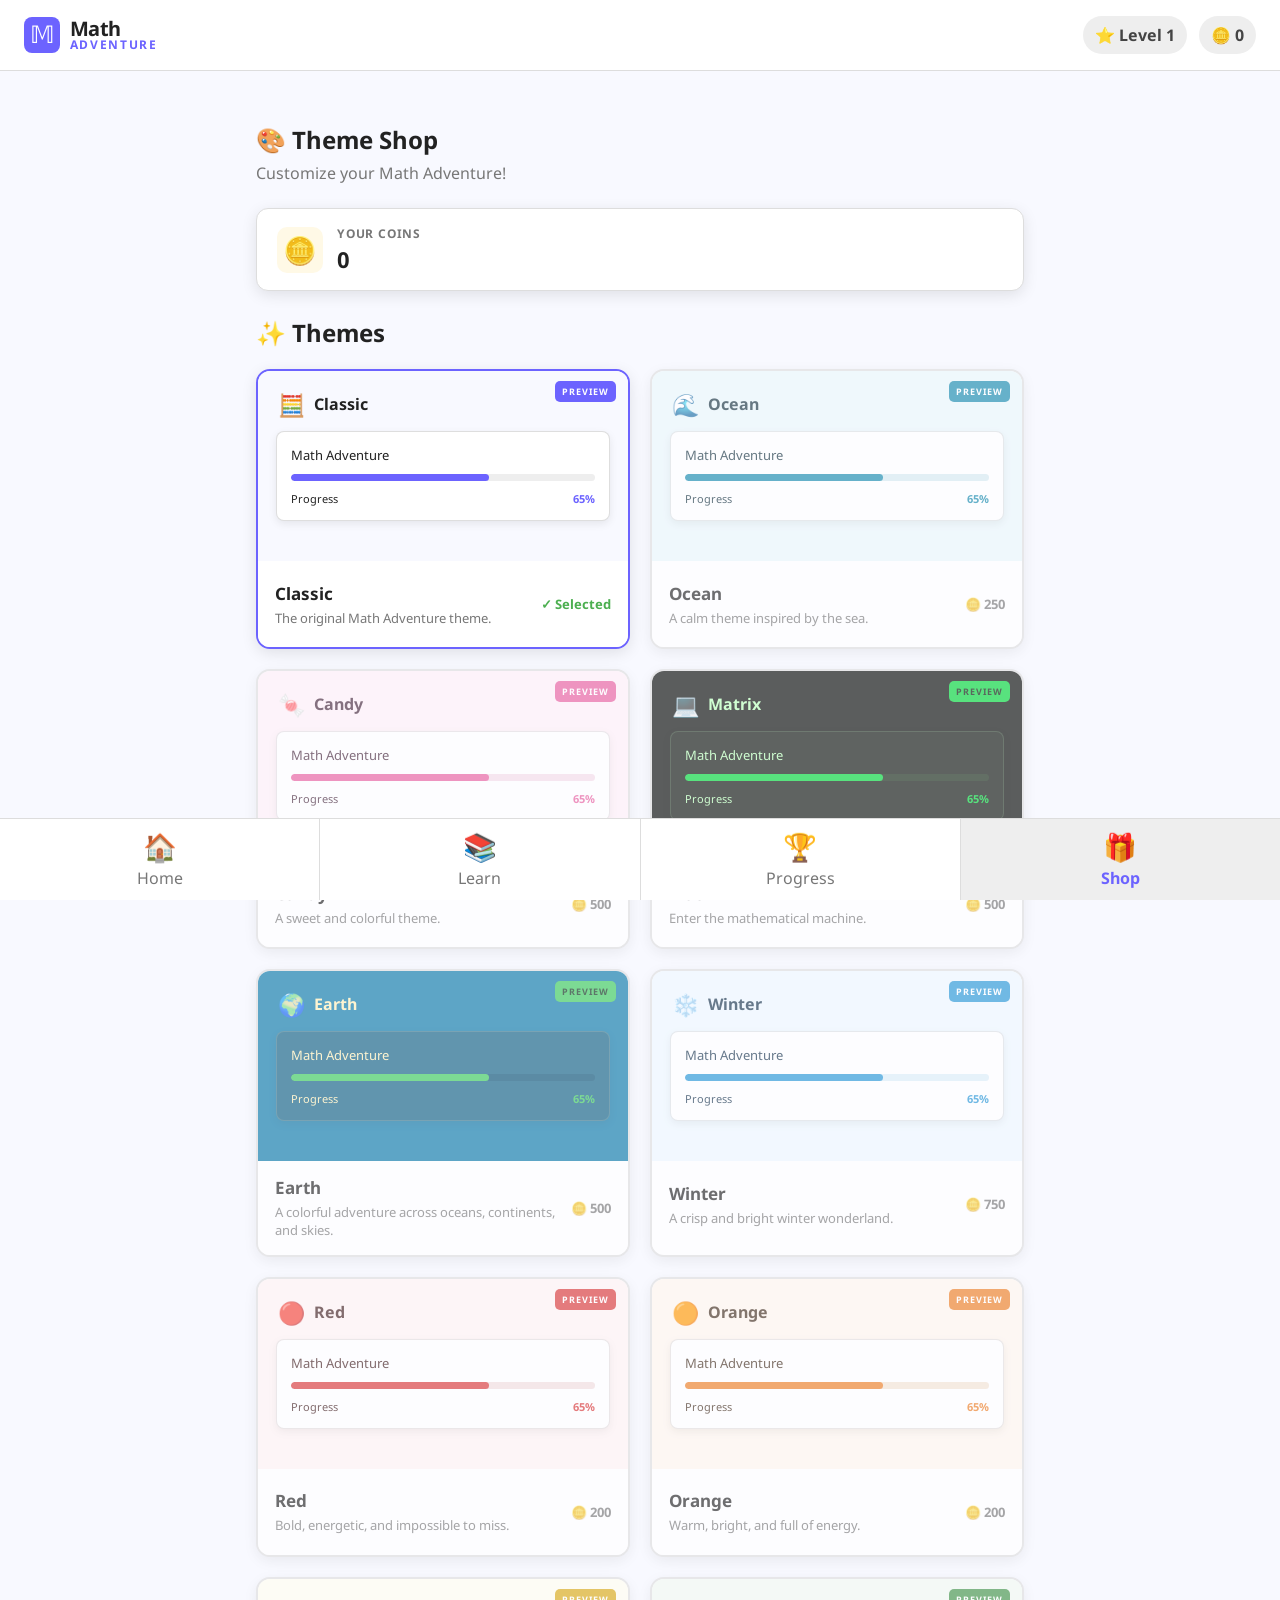
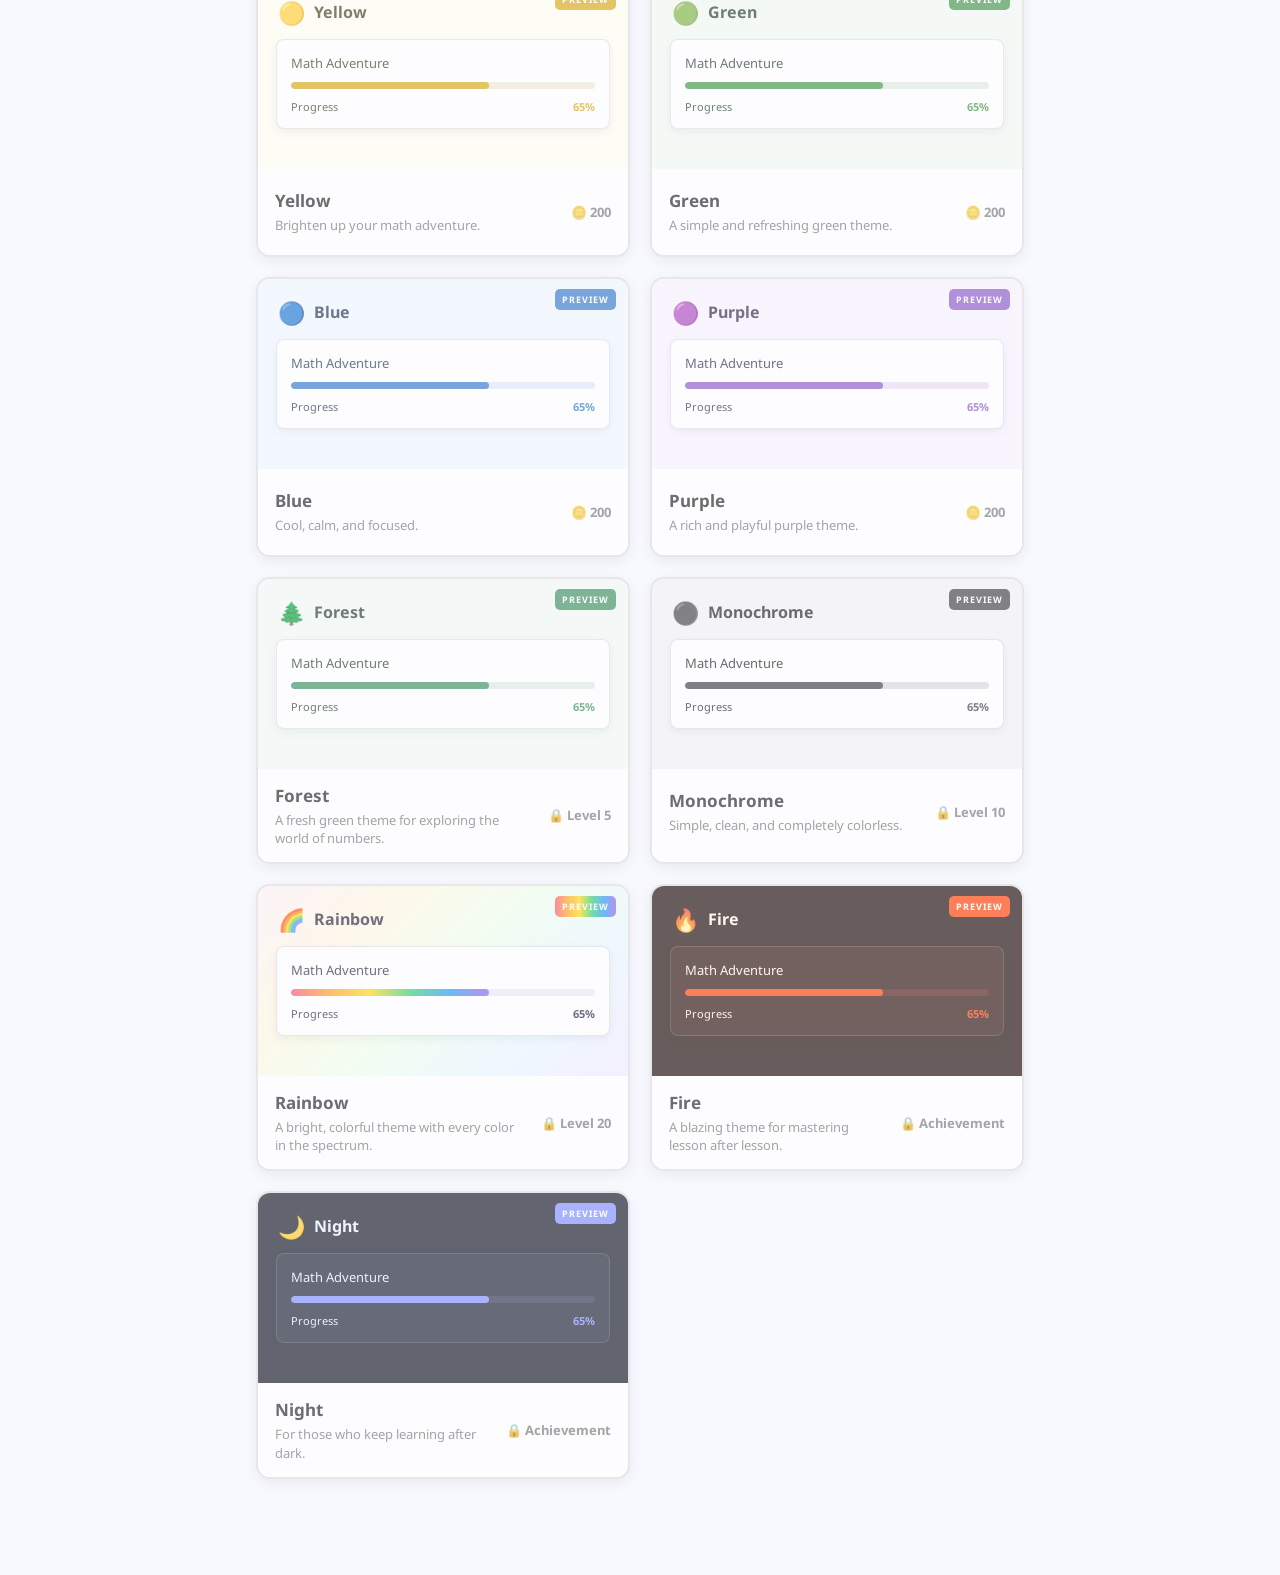
<file: shop.html>
<!DOCTYPE html>
<html lang="en">

<head>
    <meta charset="UTF-8">

    <meta name="viewport" content="width=device-width, initial-scale=1.0">

    <title>Shop - Math Adventure</title>

    <link rel="stylesheet" href="css/base.css">
    <link rel="stylesheet" href="css/layout.css">
    <link rel="stylesheet" href="css/navigation.css">
    <link rel="stylesheet" href="css/shop.css">
    <link rel="manifest" href="manifest.json">

</head>


<body>

    <header>

        <a href="index.html" class="logo">
            <span class="logo-icon" aria-hidden="true">𝕄</span>
            <span class="logo-text">
                <span class="logo-math">Math</span>
                <span class="logo-adventure">Adventure</span>
            </span>
        </a>


        <div class="player-info">

            <div class="level">
                ⭐
                <span class="level-label" data-i18n="home.level"></span>
                <span data-player="level"></span>
            </div>


            <div class="coins">
                🪙
                <span data-player="coins"></span>
            </div>

        </div>

    </header>


    <main>

        <!-- PAGE HEADER -->

        <section class="page-header">

            <h1 data-i18n="shop.title"></h1>

            <p data-i18n="shop.subtitle"></p>

        </section>


        <!-- COIN BALANCE -->

        <section class="shop-balance">

            <span class="balance-icon">🪙</span>


            <div>

                <span class="balance-label" data-i18n="shop.yourCoins"></span>


                <strong>
                    <span data-player="coins"></span>
                </strong>

            </div>

        </section>


        <section class="section">

            <h2 data-i18n="shop.themes"></h2>

            <div class="theme-grid" id="theme-list"></div>

        </section>

    </main>


    <nav>

        <a href="index.html" class="nav-item">
            <span>🏠</span>
            <span data-i18n="navigation.home"></span>
        </a>


        <a href="learn.html" class="nav-item">
            <span>📚</span>
            <span data-i18n="navigation.learn"></span>
        </a>


        <a href="progress.html" class="nav-item">
            <span>🏆</span>
            <span data-i18n="navigation.progress"></span>
        </a>


        <a href="shop.html" class="nav-item active">
            <span>🎁</span>
            <span data-i18n="navigation.shop"></span>
        </a>

    </nav>


    <script src="js/translations/en.js"></script>
    <script src="js/translations/sr.js"></script>
    <script src="js/i18n.js"></script>

    <script src="js/player.js"></script>
    <script src="js/themes.js"></script>
    <script src="js/shop.js"></script>
    <script>
        applyTranslations();
    </script>
    <script src="js/pwa.js"></script>

</body>

</html>
</file>
<file: css/base.css>
:root {
    --color-background: #f8f9ff;
    --color-surface: #ffffff;

    --color-text: #222222;
    --color-muted-text: #777777;

    --color-primary: #6c63ff;
    --color-primary-text: #ffffff;

    --color-secondary: #eeeeee;
    --color-secondary-text: #444444;

    --color-border: #dddddd;

    --color-success: #4caf50;
    --color-danger: #e74c3c;

    --color-progress-background: #eeeeee;

    --color-nav-background: #ffffff;
    --color-nav-text: #777777;
    --color-nav-active: #6c63ff;

    --color-highlight: #f6c445;
    --color-highlight-background: #fff9e6;

    --color-info-background: #eff6ff;
    --color-info-border: #e0e7ff;

    --color-input-border: #dfe3eb;

    --shadow: 0 4px 15px rgba(0, 0, 0, 0.10);
}

* {
    box-sizing: border-box;
}

body {
    margin: 0;
    background: var(--color-background);
    background-repeat: no-repeat;
    background-size: cover;
    background-attachment: fixed;
}

h1,
h2,
h3,
h4,
h5,
h6 {
    color: var(--color-text);
}

/* Noto Sans — Regular (400) */
@font-face {
    font-family: "Noto Sans";
    src: url("../fonts/noto-sans-latin-400-normal.woff2") format("woff2");
    font-weight: 400;
    font-style: normal;
    font-display: swap;
    unicode-range: U+0000-00FF;
}

@font-face {
    font-family: "Noto Sans";
    src: url("../fonts/noto-sans-latin-ext-400-normal.woff2") format("woff2");
    font-weight: 400;
    font-style: normal;
    font-display: swap;
    unicode-range: U+0100-024F, U+1E00-1EFF;
}

/* Noto Sans — SemiBold (600) */
@font-face {
    font-family: "Noto Sans";
    src: url("../fonts/noto-sans-latin-600-normal.woff2") format("woff2");
    font-weight: 600;
    font-style: normal;
    font-display: swap;
    unicode-range: U+0000-00FF;
}

@font-face {
    font-family: "Noto Sans";
    src: url("../fonts/noto-sans-latin-ext-600-normal.woff2") format("woff2");
    font-weight: 600;
    font-style: normal;
    font-display: swap;
    unicode-range: U+0100-024F, U+1E00-1EFF;
}

/* Noto Sans — Bold (700) */
@font-face {
    font-family: "Noto Sans";
    src: url("../fonts/noto-sans-latin-700-normal.woff2") format("woff2");
    font-weight: 700;
    font-style: normal;
    font-display: swap;
    unicode-range: U+0000-00FF;
}

@font-face {
    font-family: "Noto Sans";
    src: url("../fonts/noto-sans-latin-ext-700-normal.woff2") format("woff2");
    font-weight: 700;
    font-style: normal;
    font-display: swap;
    unicode-range: U+0100-024F, U+1E00-1EFF;
}

/* Apply the font throughout the app */
html {
    font-family: "Noto Sans", sans-serif;
}

body,
button,
input,
select,
textarea {
    font-family: inherit;
}
</file>
<file: css/layout.css>
/* -------------------------
   MAIN
------------------------- */

main {
    width: 100%;

    max-width: 800px;

    margin: auto;

    padding:
        2rem
        1rem
        6rem;
}


/* -------------------------
   PAGE HEADER
------------------------- */

.page-header {
    margin-bottom: 1.5rem;
}

.page-header h1 {
    margin-bottom: 0.4rem;
}

.page-header p {
    margin: 0;

    color: var(--color-muted-text);
}


/* -------------------------
   BACK LINK
------------------------- */

.back-link {
    display: inline-flex;
    align-items: center;
    gap: 8px;

    color: var(--color-text);

    font-size: 1rem;
    font-weight: 600;
    line-height: 1.2;

    text-decoration: none;
    margin: 0 0 20px 4px;
}

.back-link:hover {
    color: var(--color-primary);
}

.back-arrow {
    display: block;
    flex-shrink: 0;

    width: 9px;
    height: 9px;

    border-left: 2px solid currentColor;
    border-bottom: 2px solid currentColor;

    transform: rotate(45deg);
}

.back-button {
    display: inline-flex;
    align-items: center;
    justify-content: center;
}
</file>
<file: css/navigation.css>
/* =========================================================
   HEADER
   ========================================================= */

header {
    display: flex;
    justify-content: space-between;
    align-items: center;
    gap: 0.75rem;

    padding: 1rem 1.5rem;

    background: var(--color-nav-background);

    color: var(--color-text);

    border-bottom:
        1px solid var(--color-border);
}


/* -------------------------
   LOGO
------------------------- */

.logo {
    display: flex;
    align-items: center;
    gap: 0.6rem;

    /* The logo may shrink and clips its own content,
       so it can never draw on top of the pills. */
    min-width: 0;
    overflow: hidden;

    color: var(--color-text);

    text-decoration: none;
}


.logo:focus-visible {
    outline: 2px solid var(--color-primary);
    outline-offset: -2px;

    border-radius: 0.5rem;
}


.logo-icon {
    display: flex;
    align-items: center;
    justify-content: center;
    flex-shrink: 0;

    width: 2.25rem;
    height: 2.25rem;

    border-radius: 22%;

    background: var(--color-primary);
    color: var(--color-primary-text);

    font-family:
        "STIX Two Math", "Cambria Math", "Noto Sans Math",
        "Apple Symbols", "Segoe UI Symbol", serif;
    font-size: 1.5rem;
    font-weight: 400;
    /* double-struck letters have no bold; fake bold smears them */
    line-height: 1;
}


.logo-text {
    display: flex;
    flex-direction: column;

    line-height: 1.05;
    white-space: nowrap;
}


.logo-math {
    font-size: 1.25rem;
    font-weight: 800;
    letter-spacing: -0.02em;
}


.logo-adventure {
    color: var(--color-primary);

    font-size: 0.75rem;
    font-weight: 700;
    letter-spacing: 0.14em;
    text-transform: uppercase;
}


/* -------------------------
   LEVEL AND COINS
------------------------- */

/* The pills keep their size; the logo is the one that yields. */
.player-info {
    display: flex;
    flex-shrink: 0;
    gap: 0.75rem;
}


.level,
.coins {
    padding: 0.5rem 0.75rem;

    background: var(--color-secondary);

    color: var(--color-secondary-text);

    border-radius: 999px;

    font-weight: bold;

    white-space: nowrap;
}


/* -------------------------
   HEADER ON SMALL SCREENS
------------------------- */

/* Phones: tighter header and smaller pills */
@media (max-width: 480px) {

    header {
        gap: 0.5rem;

        padding: 0.75rem 1rem;
    }

    .player-info {
        gap: 0.4rem;
    }

    .level,
    .coins {
        padding: 0.4rem 0.6rem;

        font-size: 0.9rem;
    }
}


/* Narrow phones: "⭐ 12" instead of "⭐ Level 12"
   (needs class="level-label" on the "Level" span) */
@media (max-width: 400px) {

    .level-label {
        display: none;
    }
}


/* Tiny phones: keep just the logo tile */
@media (max-width: 340px) {

    .logo-text {
        display: none;
    }
}


/* =========================================================
   BOTTOM NAVIGATION
   ========================================================= */

nav {
    position: fixed;
    bottom: 0;
    left: 0;
    z-index: 100;

    display: flex;

    width: 100%;
    box-sizing: border-box;

    padding: 0;

    background: var(--color-nav-background);

    border-top: 1px solid var(--color-border);
}


.nav-item {
    flex: 1;
    min-width: 0;

    display: flex;
    flex-direction: column;
    align-items: center;
    justify-content: center;

    gap: 0.3rem;

    padding: 0.75rem 0.15rem;

    border: none;
    border-right: 1px solid var(--color-border);
    border-radius: 0;

    background: transparent;

    color: var(--color-nav-text);

    text-decoration: none;
    text-align: center;

    font-size: 1rem;
    font-weight: 500;

    cursor: pointer;

    transition:
        background-color 0.2s ease,
        color 0.2s ease;
}


.nav-item:last-child {
    border-right: none;
}


.nav-item>span:first-child {
    font-size: 1.7rem;
    line-height: 1.2;
}


.nav-item>span:last-child {
    line-height: 1.2;
}


.nav-item.active {
    color: var(--color-nav-active);

    background: var(--color-progress-background);

    font-weight: 700;
}


@media (hover: hover) {

    .nav-item:not(.active):hover {
        background: var(--color-progress-background);
    }
}


.nav-item:focus-visible {
    outline: 2px solid var(--color-primary);
    outline-offset: -3px;
}


@media (max-width: 500px) {

    .nav-item {
        gap: 0.25rem;

        padding: 0.65rem 0.05rem;

        font-size: 0.85rem;
    }

    .nav-item>span:first-child {
        font-size: 1.5rem;
    }
}


@media (prefers-reduced-motion: reduce) {

    .nav-item {
        transition: none;
    }
}
</file>
<file: css/home.css>
/* -------------------------
   WELCOME
------------------------- */

.welcome {
    margin-bottom: 1.5rem;

    color: var(--color-text);
}

.welcome h1 {
    margin-bottom: 0.4rem;

    color: var(--color-text);

    font-size: 2rem;
}

.welcome p {
    margin: 0;

    color: var(--color-muted-text);
}



/* -------------------------
   XP CARD
------------------------- */

.xp-card {
    padding: 1.5rem;
    background: var(--color-surface);
    color: var(--color-text);
    border-radius: 1.25rem;
    box-shadow: var(--shadow);
    min-width: 0;
}

.xp-header {
    display: flex;
    justify-content: space-between;
    align-items: center;
    gap: 1rem;
    margin-bottom: 1.25rem;
}

.xp-card .small-label {
    display: block;
    color: var(--color-muted-text);
    font-size: 0.8rem;
    font-weight: 600;
}

.xp-header h2 {
    display: flex;
    align-items: center;
    flex-wrap: wrap;
    gap: 0.4rem;
    margin: 0.3rem 0 0;
    color: var(--color-text);
    font-size: 1.5rem;
}

.xp-text {
    display: flex;
    align-items: baseline;
    gap: 0.25rem;
    color: var(--color-muted-text);
    font-size: 0.9rem;
    font-weight: 600;
    white-space: nowrap;
    font-variant-numeric: tabular-nums;
}

/* XP progress bar */

.xp-card .xp-bar {
    width: 100%;
    height: 0.8rem;
    overflow: hidden;
    background: var(--color-border);
    border-radius: 999px;
}

.xp-card .xp-progress {
    width: 0;
    height: 100%;
    background: var(--color-primary);
    border-radius: inherit;
    transition: width 0.4s ease;
}

/* Mobile layout */

@media (max-width: 420px) {
    .xp-card {
        padding: 1.1rem;
    }

    .xp-header {
        gap: 0.75rem;
    }

    .xp-header h2 {
        font-size: 1.25rem;
    }

    .xp-text {
        font-size: 0.8rem;
    }
}

@media (prefers-reduced-motion: reduce) {
    .xp-card .xp-progress {
        transition: none;
    }
}


/* -------------------------
   CONTINUE BUTTON
------------------------- */

.continue-button {
    width: 100%;

    margin-top: 1rem;
    padding: 1.1rem;

    border: none;
    border-radius: 1rem;

    background: var(--color-primary);
    color: var(--color-primary-text);

    font-size: 1.1rem;
    font-weight: bold;

    cursor: pointer;

    display: inline-flex;
    align-items: center;
    justify-content: center;
    gap: 10px;

    box-shadow:
        0 5px 12px color-mix(in srgb,
            var(--color-primary) 25%,
            transparent);

    transition:
        transform 0.15s,
        background 0.15s;
}


.continue-button:hover {
    filter: brightness(0.9);

    transform:
        translateY(-2px);
}


.button-icon {
    display: block;
    flex-shrink: 0;

    width: 0;
    height: 0;

    border-top: 7px solid transparent;
    border-bottom: 7px solid transparent;
    border-left: 10px solid currentColor;
}


/* -------------------------
   SECTIONS
------------------------- */

.section {
    margin-top: 2.5rem;

    color: var(--color-text);
}


.section h2 {
    margin-bottom: 1rem;

    color: var(--color-text);
}


/* -------------------------
   MOBILE
------------------------- */

@media (max-width: 500px) {

    .welcome h1 {
        font-size: 1.6rem;
    }


    .xp-header {
        align-items: flex-start;

        flex-direction: column;

        gap: 0.75rem;
    }


    .stats {
        gap: 0.5rem;
    }


    .stat-card {
        padding:
            1rem 0.25rem;
    }


    .stat-card strong {
        font-size: 1.1rem;
    }

}

/* -------------------------
   SETTINGS
------------------------- */

.home-settings {
    display: flex;

    align-items: center;

    gap: 1rem;

    padding: 1rem 1.15rem;

    background: var(--color-surface);

    border-radius: 1rem;

    box-shadow: var(--shadow);

    color: var(--color-text);

    text-decoration: none;

    transition:
        transform 0.15s,
        filter 0.15s;
}


.home-settings:hover {
    filter: brightness(0.97);

    transform:
        translateY(-2px);
}


.home-settings-icon {
    width: 3rem;
    height: 3rem;

    display: flex;

    align-items: center;
    justify-content: center;

    flex-shrink: 0;

    border-radius: 0.8rem;

    background: var(--color-secondary);

    font-size: 1.4rem;
}


.home-settings-content {
    flex: 1;

    display: flex;

    flex-direction: column;

    gap: 0.2rem;
}


.home-settings-content strong {
    color: var(--color-text);

    font-size: 1rem;
}


.home-settings-content span {
    color: var(--color-muted-text);

    font-size: 0.8rem;
}


.home-settings-arrow {
    color: var(--color-muted-text);

    font-size: 1.3rem;

    opacity: 0.5;
}

/* -------------------------
   CREDITS
------------------------- */

.credits {
    display: flex;
    flex-direction: column;
    align-items: center;

    gap: 0.9rem;

    margin-top: 3rem;
    padding: 1.5rem 0 0.5rem;

    border-top: 1px solid var(--color-border);

    color: var(--color-muted-text);

    font-size: 0.85rem;

    text-align: center;
}


.credits p {
    margin: 0;
}


.credits-links {
    display: flex;

    align-items: center;
    justify-content: center;
    flex-wrap: wrap;

    gap: 0.5rem 0.75rem;
}


.credits-link {
    display: inline-flex;

    align-items: center;

    gap: 0.45rem;

    padding: 0.45rem 0.85rem;

    background: var(--color-surface);

    border-radius: 999px;

    box-shadow: var(--shadow);

    color: var(--color-text);

    font-weight: 600;

    text-decoration: none;

    transition:
        transform 0.15s,
        filter 0.15s;
}


.credits-link:hover {
    filter: brightness(0.97);

    transform:
        translateY(-2px);
}


.credits-link:focus-visible {
    outline: 2px solid var(--color-primary);
    outline-offset: 2px;
}


.credits-link svg {
    width: 1.1rem;
    height: 1.1rem;

    fill: currentColor;
}


.credits-version {
    padding: 0.45rem 0.85rem;

    background: var(--color-progress-background);

    border-radius: 999px;

    font-weight: 600;
    font-variant-numeric: tabular-nums;
}


@media (prefers-reduced-motion: reduce) {

    .credits-link {
        transition: none;
    }
}
</file>
<file: css/stats.css>
/* -------------------------
   STATS
------------------------- */

.stats {
    display: grid;

    grid-template-columns:
        repeat(3, 1fr);

    gap: 0.75rem;
}


.stat-card {
    display: flex;

    flex-direction: column;

    align-items: center;

    padding: 1.25rem 0.5rem;

    background: var(--color-surface);
    color: var(--color-text);

    border-radius: 1rem;

    box-shadow: var(--shadow);

    text-align: center;
}


.stat-icon {
    font-size: 1.5rem;

    margin-bottom: 0.5rem;
}


.stat-value {
    color: var(--color-text);

    font-size: 1.3rem;
}


.stat-label {
    margin-top: 0.25rem;

    font-size: 0.8rem;

    color: var(--color-muted-text);
}
</file>
<file: css/course.css>
/* Course page */

.course-page {
    max-width: 800px;
    margin: 0 auto;
    padding: 2rem 1rem 6rem;
}


/* Course header */

.course-header-card {
    background: var(--color-surface);
    border-radius: 1.25rem;
    padding: 1.5rem;

    display: flex;
    align-items: center;
    gap: 1.25rem;

    box-shadow: var(--shadow);

    margin-bottom: 2rem;
}

.large-course-icon {
    width: 80px;
    height: 80px;

    background: var(--color-secondary);
    color: var(--color-primary);
    border-radius: 1.25rem;

    display: flex;
    align-items: center;
    justify-content: center;

    font-size: 2.8rem;
    flex-shrink: 0;
}

.course-header-card h1 {
    margin: 0 0 0.4rem;
    font-size: 2rem;
}

.course-header-card p {
    margin: 0;
    color: var(--color-muted-text);
    line-height: 1.5;
}


/* Lessons */

.course-section h2 {
    margin: 0 0 1rem;
    font-size: 1.4rem;
}

.lesson-list {
    display: flex;
    flex-direction: column;
    gap: 0.8rem;
}

.lesson-card {
    background: var(--color-surface);
    border-radius: 1rem;
    padding: 1rem;

    display: flex;
    align-items: center;
    gap: 1rem;

    box-shadow: var(--shadow);
}


/* Lesson number */

.lesson-number {
    width: 48px;
    height: 48px;

    border-radius: 50%;
    background: var(--color-secondary);

    display: flex;
    align-items: center;
    justify-content: center;

    font-weight: bold;
    font-size: 1.1rem;

    flex-shrink: 0;
}


/* Lesson information */

.lesson-info {
    flex: 1;
}

.lesson-info h3 {
    margin: 0 0 0.25rem;
    font-size: 1rem;
}

.lesson-info p {
    margin: 0;
    color: var(--color-muted-text);
    font-size: 0.85rem;
}


/* Lesson progress */

.lesson-progress {
    height: 7px;
    max-width: 300px;

    background: var(--color-progress-background);
    border-radius: 999px;

    overflow: hidden;

    margin-top: 0.7rem;
}

.lesson-progress-fill {
    height: 100%;
    background: var(--color-primary);
    border-radius: 999px;
}

.lesson-progress-text {
    display: block;
    margin-top: 0.3rem;

    font-size: 0.75rem;
    color: var(--color-muted-text);
}


/* Lesson buttons */

.lesson-button {
    border: none;
    background: var(--color-primary);
    color: var(--color-primary-text);

    padding: 0.6rem 1rem;
    border-radius: 0.7rem;

    font-size: 0.85rem;
    font-weight: bold;

    cursor: pointer;
    flex-shrink: 0;
}

.lesson-button:hover {
    filter: brightness(0.9);
}

.completed-button {
    background: var(--color-secondary);
    color: var(--color-success);
}

.completed-button:hover {
    filter: brightness(0.95);
}


/* Current lesson */

.lesson-card.current {
    border: 2px solid var(--color-primary);
}


/* Completed lesson */

.lesson-card.completed .lesson-number {
    background: var(--color-secondary);
    color: var(--color-success);
}


/* Locked lesson */

.lesson-card.locked {
    opacity: 0.55;
}

.lesson-card.locked .lesson-number {
    background: var(--color-secondary);
}

.lesson-lock {
    color: var(--color-muted-text);
    font-size: 0.75rem;
}


/* Mobile */

@media (max-width: 600px) {
    .course-header-card {
        align-items: flex-start;
    }

    .large-course-icon {
        width: 60px;
        height: 60px;
        font-size: 2rem;
    }

    .course-header-card h1 {
        font-size: 1.6rem;
    }

    .lesson-card {
        flex-wrap: wrap;
    }

    .lesson-info {
        min-width: calc(100% - 64px);
    }

    .lesson-button {
        margin-left: 64px;
    }

    .lesson-lock {
        margin-left: 64px;
    }
}
</file>
<file: css/learn.css>
/* Learn */

.learn-page {
    max-width: 800px;
    margin: 0 auto;
    padding: 2rem 1rem 6rem;
}

.page-header {
    margin-bottom: 1.5rem;
}

.page-header h1 {
    margin: 0 0 0.4rem;
    font-size: 2rem;
}

.page-header p {
    margin: 0;
    color: var(--color-muted-text);
}


/* Courses */

.courses {
    display: flex;
    flex-direction: column;
    gap: 1rem;
}

.course-card {
    background: var(--color-surface);
    border-radius: 1rem;
    padding: 1.25rem;

    display: flex;
    flex-direction: column;

    gap: 1rem;

    box-shadow: var(--shadow);
}

.course-header {
    display: flex;
    align-items: center;
    gap: 1rem;
}

.course-header h2 {
    margin: 0;
    font-size: 1.2rem;
}

.course-icon {
    width: 60px;
    height: 60px;
    border-radius: 1rem;

    background: var(--color-secondary);
    color: var(--color-primary);

    display: flex;
    align-items: center;
    justify-content: center;

    font-size: 2rem;
    flex-shrink: 0;
}

.course-content {
    min-width: 0;
}

.course-content p {
    margin: 0 0 0.8rem;

    color: var(--color-muted-text);

    font-size: 0.9rem;
}

/* Course Progress */

.course-progress {
    display: block;
    width: 100%;
    margin-top: 1rem;
}

.course-progress-info {
    display: flex;
    justify-content: space-between;
    align-items: center;

    width: 100%;
    margin: 0 0 0.4rem 0;
    padding: 0;

    background: none;
    border: none;

    font-size: 0.8rem;
    color: var(--color-muted-text);
}

.course-progress-info span {
    display: inline;
    margin: 0;
    padding: 0;

    background: none;
    border: none;

    color: inherit;
}

.course-progress-info span:last-child {
    font-weight: 600;
    color: var(--color-secondary-text);
}

.course-progress-bar {
    display: block;
    width: 100%;
    height: 8px;

    margin: 0;
    padding: 0;

    background: var(--color-progress-background);

    border-radius: 999px;
    overflow: hidden;
}

.course-progress-fill {
    display: block;
    height: 100%;
    width: 0;

    margin: 0;
    padding: 0;

    background: var(--color-primary);

    border-radius: inherit;

    transition: width 0.4s ease;
}

@media (prefers-reduced-motion: reduce) {
    .course-progress-fill {
        transition: none;
    }
}


/* Course button */

.course-button {
    border: none;

    background: var(--color-primary);
    color: var(--color-primary-text);

    padding: 0.65rem 1rem;
    border-radius: 0.7rem;

    font-size: 0.9rem;
    font-weight: bold;

    cursor: pointer;
    flex-shrink: 0;
}

.course-button:hover {
    filter: brightness(0.9);
}


/* Locked course */

.course-card.locked {
    opacity: 0.65;
}

.course-card.locked .course-icon {
    background: var(--color-secondary);
}

.unlock-text {
    color: var(--color-muted-text);
    font-size: 0.8rem;
    white-space: nowrap;
}


/* Mobile */

@media (max-width: 600px) {
    .course-card {
        gap: 0.9rem;
    }

    .course-button {
        width: 100%;
        padding: 0.8rem;
        font-size: 1rem;
    }
}
</file>
<file: css/lesson.css>
/* =========================================================
   VISIBLE SCREEN HEIGHT
   --app-height is overwritten by JS (visualViewport) so it
   shrinks when the on-screen keyboard opens.
   ========================================================= */

:root {
    --app-height: 100vh;
}

@supports (height: 100dvh) {
    :root {
        --app-height: 100dvh;
    }
}


/* =========================================================
   LESSON PAGE LAYOUT
   Page = exactly the visible screen.
   #lesson-content = the only scroll area (last resort).
   ========================================================= */

/* The page itself never scrolls: top bar + lesson page share the
   visible screen height, and only #lesson-content can scroll. */
html:has(.lesson-page),
body:has(.lesson-page) {
    overflow: hidden;
}

body:has(.lesson-page) {
    display: flex;
    flex-direction: column;

    height: var(--app-height);
    min-height: 0;
    margin: 0;
    padding: 0;
}

body:has(.lesson-page) .top-bar {
    position: static;
    /* in case it is fixed/sticky in your global CSS */
    flex: none;
}

.lesson-page {
    display: flex;
    flex-direction: column;
    box-sizing: border-box;

    flex: 1 1 auto;
    min-height: 0;
    width: 100%;
    max-width: 700px;
    margin: 0 auto;
    padding: 0.75rem 1rem calc(0.75rem + env(safe-area-inset-bottom));

    overflow: hidden;
}

.back-link,
#lesson-header,
.lesson-header,
.progress-info,
.lesson-progress-bar,
#practice-hint {
    flex: none;
}

#lesson-content {
    display: flex;
    flex-direction: column;
    flex: 1 1 auto;
    min-height: 0;

    padding: 0.25rem;
    /* room for card box-shadows */

    overflow-y: auto;
    overscroll-behavior: contain;
}


/* =========================================================
   HEADER AND PROGRESS
   ========================================================= */

.lesson-header {
    display: flex;
    align-items: flex-end;
    justify-content: space-between;
    margin-bottom: 0.8rem;
}

.lesson-label {
    margin: 0 0 1rem;

    color: var(--color-muted-text);

    font-size: 0.8rem;
    font-weight: bold;
}

.lesson-header h1 {
    margin: 0;
    font-size: 1.8rem;
}

.lesson-count {
    color: var(--color-muted-text);
    font-size: 0.9rem;
    font-weight: bold;
}

.progress-info {
    display: flex;
    justify-content: space-between;
    margin-bottom: 0.5rem;

    color: var(--color-muted-text);

    font-size: 0.85rem;
    font-weight: bold;
}

.lesson-progress-bar {
    height: 10px;
    margin-bottom: 0.75rem;

    background: var(--color-progress-background);

    border-radius: 999px;
    overflow: hidden;
}

.lesson-progress-fill {
    height: 100%;

    background: var(--color-primary);

    border-radius: 999px;
}

.paper-hint {
    margin: 0 0 0.75rem;
    padding: 0.75rem 1rem;

    background: var(--color-highlight-background);
    color: var(--color-text);

    border-radius: 0.75rem;

    font-size: 0.95rem;
    text-align: center;
}


/* =========================================================
   PROBLEM CARD
   ========================================================= */

.problem-card {
    flex: 0 0 auto;
    box-sizing: border-box;
    min-width: 0;
    max-width: 100%;

    padding: 1.25rem 1rem;

    background: var(--color-surface);
    color: var(--color-text);

    border-radius: 1.25rem;

    text-align: center;

    box-shadow: var(--shadow);
}

.problem-instruction {
    margin: 0 0 clamp(0.5rem, calc(var(--app-height) * 0.02), 1.5rem);

    color: var(--color-muted-text);
}

.problem {
    display: flex;
    flex-wrap: wrap;
    justify-content: center;
    align-items: center;
    gap: 1rem;

    margin-bottom: clamp(0.75rem, calc(var(--app-height) * 0.03), 2rem);

    color: var(--color-text);

    font-size: clamp(1.8rem, calc(var(--app-height) * 0.07), 3rem);
    font-weight: bold;
}

.question-mark {
    color: var(--color-primary);
    font-weight: bold;
}

.place-value-digit {
    color: var(--color-primary);
    text-decoration: underline;
}


/* =========================================================
   NUMBER INPUT
   ========================================================= */

.answer-area {
    display: flex;
    flex-direction: row;
    justify-content: center;
    align-items: center;
    gap: 0.7rem;
}

.answer-input {
    box-sizing: border-box;
    width: min(160px, 40vw);

    padding: 0.75rem;

    background: var(--color-surface);
    color: var(--color-text);

    border: 2px solid var(--color-input-border);
    border-radius: 0.7rem;

    font-size: 1.3rem;
    text-align: center;
}

.answer-input:focus {
    outline: none;

    border-color: var(--color-primary);
}

.check-button {
    padding: 0.75rem 1.2rem;

    background: var(--color-primary);
    color: var(--color-primary-text);

    border: none;
    border-radius: 0.7rem;

    font-size: 0.9rem;
    font-weight: bold;

    cursor: pointer;
}

.check-button:hover {
    filter: brightness(0.9);
}


/* =========================================================
   ANSWER FEEDBACK
   ========================================================= */

.answer-feedback {
    margin: 1rem 0 0;

    text-align: center;
    font-weight: bold;
}

.answer-feedback.correct {
    color: var(--color-success);
}

.answer-feedback.incorrect {
    color: var(--color-danger);
}


/* =========================================================
   EXPLANATION SHOWN AFTER A WRONG ANSWER
   ========================================================= */

.explanation-card {
    margin-top: 1.25rem;
    padding: 1.25rem;

    background: var(--color-highlight-background);
    color: var(--color-text);

    border: 2px solid var(--color-highlight);
    border-radius: 1rem;
}

.explanation-card h3 {
    margin: 0 0 1rem;

    color: var(--color-text);

    font-size: 1.1rem;
}

.explanation-card p {
    margin: 0 0 0.8rem;

    color: var(--color-text);

    line-height: 1.5;
}

.explanation-card p:last-child {
    margin-bottom: 0;
}

.explanation-card strong {
    color: var(--color-primary);
}

.counting-example {
    margin: 1rem 0;
    padding: 1rem;

    background: var(--color-surface);
    color: var(--color-text);

    border-radius: 0.75rem;

    font-size: 1.25rem;
    font-weight: bold;
    text-align: center;
}

.addition-explanation-svg,
.subtraction-explanation-svg {
    display: flex;
    justify-content: center;
}

.addition-explanation-svg svg,
.subtraction-explanation-svg svg {
    display: block;
    width: 180px;
    max-width: 100%;
    height: auto;
}


/* =========================================================
   MULTIPLE CHOICE
   ========================================================= */

.choices {
    display: grid;
    grid-template-columns: repeat(2, minmax(0, 1fr));
    gap: 0.6rem;

    box-sizing: border-box;
    width: 100%;
    min-width: 0;
    max-width: 100%;
    margin-top: 0;
}

.choice-button {
    box-sizing: border-box;
    width: 100%;
    min-width: 0;
    max-width: 100%;
    min-height: clamp(44px, calc(var(--app-height) * 0.09), 70px);
    padding: 0.5rem;

    background: var(--color-surface);
    color: var(--color-text);

    border: 2px solid var(--color-input-border);
    border-radius: 12px;

    font-size: clamp(1rem, 3.2vw, 1.3rem);
    font-weight: 600;

    overflow-wrap: anywhere;
    white-space: normal;

    cursor: pointer;

    transition:
        background-color 0.15s ease,
        border-color 0.15s ease,
        transform 0.1s ease;
}

/* A lone last button gets its own centered row */
.choice-button:last-child:nth-child(odd) {
    grid-column: 1 / -1;
    width: 50%;
    justify-self: center;
}

.choice-button:hover {
    border-color: var(--color-primary);

    background-color: var(--color-secondary);
}

.choice-button:active {
    transform: scale(0.97);
}

.choice-button:disabled {
    cursor: default;
    opacity: 0.7;
}


/* =========================================================
   NEXT BUTTON
   Sticks to the bottom of #lesson-content so it is always
   visible, even when the content above needs scrolling.
   ========================================================= */

.next-button {
    position: sticky;
    bottom: 0;
    flex: none;

    width: 100%;
    margin-top: 0.75rem;
    padding: 0.8rem 1.5rem;

    background: var(--color-primary);
    color: var(--color-primary-text);

    border: none;
    border-radius: 0.75rem;

    font-size: 1rem;
    font-weight: bold;

    cursor: pointer;

    transition:
        transform 0.15s,
        filter 0.15s;
}

.next-button:hover {
    filter: brightness(0.9);

    transform: translateY(-2px);
}


/* =========================================================
   LESSON COMPLETE
   ========================================================= */

.lesson-complete {
    padding: 2rem;

    background: var(--color-surface);
    color: var(--color-text);

    border-radius: 1.25rem;

    box-shadow: var(--shadow);

    text-align: center;
}

.lesson-complete h2 {
    margin: 0 0 1rem;

    color: var(--color-text);
}

.lesson-complete p {
    margin: 0 0 1rem;

    color: var(--color-text);
}

.lesson-complete strong {
    color: var(--color-primary);
}

.lesson-rewards {
    margin: 1.5rem 0;
    padding: 1rem;

    background: var(--color-highlight-background);

    border: 1px solid var(--color-highlight);
    border-radius: 1rem;
}

.lesson-rewards p {
    margin: 0.4rem 0;

    color: var(--color-text);

    font-weight: bold;
}


/* =========================================================
   EXPLANATION LESSON
   ========================================================= */

.explanation-lesson {
    display: flex;
    flex-direction: column;

    gap: 1.25rem;
}

.explanation-intro {
    display: flex;
    align-items: center;

    gap: 1rem;

    padding: 1.25rem;

    background: var(--color-surface);

    border-radius: 1rem;

    box-shadow: var(--shadow);
}

.explanation-intro-icon {
    display: flex;
    align-items: center;
    justify-content: center;

    width: 3rem;
    height: 3rem;

    flex-shrink: 0;

    background: var(--color-highlight-background);

    border-radius: 50%;

    font-size: 1.5rem;
}

.explanation-intro h2 {
    margin: 0;

    font-size: 1.3rem;
}

.explanation-intro p {
    margin: 0.25rem 0 0;

    color: var(--color-muted-text);

    font-size: 0.9rem;
}

.explanation-content {
    display: flex;
    flex-direction: column;

    gap: 1rem;
}

/* Text card */

.lesson-text-card {
    display: flex;
    align-items: flex-start;

    gap: 1rem;

    padding: 1.25rem;

    background: var(--color-surface);

    border-radius: 1rem;

    box-shadow: var(--shadow);
}

.text-card-icon {
    display: flex;
    align-items: center;
    justify-content: center;

    width: 2.5rem;
    height: 2.5rem;

    flex-shrink: 0;

    background: var(--color-info-background);

    border-radius: 0.75rem;

    font-size: 1.2rem;
}

.lesson-text-card p {
    margin: 0;

    color: var(--color-text);

    font-size: 1rem;
    line-height: 1.6;
}

/* Example card */

.lesson-example-card {
    padding: 1.5rem;

    background: var(--color-surface);

    border: 2px solid var(--color-info-border);
    border-radius: 1rem;

    box-shadow: var(--shadow);
}

.example-label {
    display: inline-block;

    margin-bottom: 1rem;
    padding: 0.35rem 0.7rem;

    background: var(--color-info-background);
    color: var(--color-primary);

    border-radius: 999px;

    font-size: 0.8rem;
    font-weight: bold;
}

.lesson-example-expression {
    margin-bottom: 1rem;
    padding: 1rem;

    background: var(--color-background);
    color: var(--color-text);

    border-radius: 0.75rem;

    font-size: 2rem;
    font-weight: bold;
    text-align: center;
}

.example-explanation {
    margin: 0;

    color: var(--color-muted-text);

    line-height: 1.6;
}

/* Image example card */

.lesson-image-example-card {
    padding: 1.25rem;

    background: var(--color-surface);
    color: var(--color-text);

    border-radius: 1rem;

    box-shadow: var(--shadow);
}

.lesson-image-example-card h3 {
    margin: 0 0 1rem;

    color: var(--color-text);

    font-size: 1.1rem;
}

.lesson-image-example-card .example-label {
    margin-bottom: 0.75rem;

    color: var(--color-primary);

    font-size: 0.85rem;
    font-weight: bold;
}

.lesson-image-example-card .example-explanation {
    margin: 0;

    color: var(--color-text);

    line-height: 1.5;
}

.lesson-example-image {
    display: flex;
    justify-content: center;

    margin: 1rem 0;
    padding: 1rem;

    background: var(--color-info-background);
    color: var(--color-text);

    border-radius: 0.75rem;
}

.lesson-example-image svg {
    display: block;
    width: 180px;
    max-width: 100%;
    height: auto;
}


/* =========================================================
   EQUATION STEPS
   ========================================================= */

.equation-step-progress {
    margin-top: 1rem;

    color: var(--color-text-muted);

    font-size: 1rem;
    font-weight: 600;
    text-align: center;
}

.equation-step-history {
    display: flex;
    flex-direction: column;

    gap: 1rem;

    margin-top: 1.5rem;
}

.equation-step-history-item {
    padding: 1rem;

    background: var(--color-surface-secondary);

    border-radius: 12px;

    text-align: center;
}

.equation-history-equation {
    font-size: 1.3rem;
    font-weight: 600;
}

.equation-history-action {
    margin: 0.5rem 0;

    font-size: 1.2rem;
    font-weight: 600;
}

.equation-history-result {
    font-size: 1.3rem;
    font-weight: 600;
}

.equation-step-current {
    margin-top: 1rem;

    text-align: center;
}

.equation-step-current .problem {
    margin-top: 0.5rem;
}

/* ---------- Equation solving ---------- */

.equation-work {
    display: flex;
    flex-direction: column;
    gap: 0.5rem;

    margin: 1.5rem 0;
}

.equation-history {
    display: flex;
    flex-direction: column;
    gap: 0.5rem;
}

.equation-history:empty {
    display: none;
}

.equation-current {
    display: flex;
    flex-direction: column;
}

/* Every row has the same 3-column grid, so all "=" signs line up
   and each operation sits under the side it is applied to. */
.equation-row {
    display: grid;
    grid-template-columns: 1fr auto 1fr;
    column-gap: 0.75rem;
    align-items: baseline;

    color: var(--color-text);

    font-size: 1.8rem;
    font-weight: 600;

    overflow-wrap: anywhere;
}

.equation-left {
    text-align: right;
}

.equation-sign {
    text-align: center;
}

.equation-right {
    text-align: left;
}

/* Earlier equations fade slightly so the current one stands out. */
.equation-row.is-past {
    opacity: 0.6;
}

/* Operation row: "×x ↓ ×x" */
.operation-row {
    color: var(--color-primary);

    font-size: 1.3rem;
}

.operation-row .equation-sign {
    font-size: 1.1rem;
    opacity: 0.7;
}

/* Final equation after the last step */
.equation-row.is-solved {
    margin-top: 0.25rem;
    padding: 0.5rem 0;

    color: var(--color-primary);

    border-top: 2px solid var(--color-primary);

    font-size: 2.1rem;
}


/* =========================================================
   NARROW SCREENS
   ========================================================= */

@media (max-width: 500px) {
    .lesson-header h1 {
        font-size: 1.5rem;
    }

    .problem {
        font-size: clamp(1.7rem, calc(var(--app-height) * 0.05), 2.3rem);
    }

    .counting {
        flex-wrap: wrap;
    }

    .explanation-intro {
        align-items: flex-start;
    }

    .lesson-example-expression {
        font-size: 1.6rem;
    }

    .lesson-text-card {
        padding: 1rem;
    }

    .lesson-example-card {
        padding: 1.25rem;
    }
}

/* Single column of choices only on tiny phones (a 2-column grid
   uses far less height, which matters for tall prompts) */
@media (max-width: 340px) {
    .choices {
        grid-template-columns: minmax(0, 1fr);
        gap: 0.5rem;
    }

    .choice-button:last-child:nth-child(odd) {
        grid-column: auto;
        width: 100%;
    }

    .choice-button {
        min-height: clamp(44px, calc(var(--app-height) * 0.07), 54px);
        padding: 0.5rem;
    }
}


/* =========================================================
   PHONES: spend less height on chrome so the card fits
   ========================================================= */

@media (max-width: 600px) {
    body:has(.lesson-page) .top-bar {
        padding-top: 0.4rem;
        padding-bottom: 0.4rem;
    }

    .lesson-page {
        padding-top: 0.5rem;
    }

    .lesson-label,
    .problem-instruction {
        display: none;
    }

    .lesson-header {
        margin-bottom: 0.4rem;
    }

    .lesson-header h1 {
        font-size: 1.25rem;
    }

    .progress-info {
        margin-bottom: 0.25rem;
        font-size: 0.8rem;
    }

    .lesson-progress-bar {
        margin-bottom: 0.5rem;
    }

    .problem-card {
        padding: 1rem 0.75rem;
    }

    .problem {
        margin-bottom: 0.75rem;
    }

    /* Reserve one line so the card doesn't jump when feedback appears */
    .answer-feedback {
        min-height: 1.3em;
        margin-top: 0.5rem;
    }

    .choice-button {
        min-height: clamp(44px, calc(var(--app-height) * 0.075), 60px);
    }
}


/* =========================================================
   TALL PROMPTS (e.g. geometry: text + SVG picture)
   The picture shrinks (keeping its proportions) so the
   question and the answer choices fit on screen together.
   ========================================================= */

/* Prompt text is a sentence here, not a big number */
.problem:has(svg) {
    margin-bottom: 0.75rem;

    font-size: clamp(1.1rem, 4.5vw, 1.5rem);
}

.problem svg {
    display: block;
    max-width: 100%;
    max-height: clamp(110px, calc(var(--app-height) * 0.3), 280px);
    margin: 0.5rem auto 0;
}

/* Explanations are meant to scroll; keep the picture small while
   one is open so the reader still sees the question above it. */
.problem-card:has(.answer-explanation:not(:empty)) .problem svg {
    max-height: clamp(90px, calc(var(--app-height) * 0.18), 160px);
}


/* =========================================================
   WHILE AN EXPLANATION IS SHOWING
   Shrink the question part of the card to leave room for it.
   ========================================================= */

.problem-card:has(.answer-explanation:not(:empty)) .problem-instruction {
    display: none;
}

.problem-card:has(.answer-explanation:not(:empty)) .problem {
    margin-bottom: 0.5rem;

    font-size: 1.6rem;
}

.problem-card:has(.answer-explanation:not(:empty)) .explanation-card {
    margin-top: 0.75rem;
    padding: 1rem;
}

/* Soft fade so content scrolling under the sticky Next button
   reads as "more above" instead of being hard-clipped. */
.next-button {
    box-shadow: 0 -10px 12px 4px var(--color-background);
}


/* =========================================================
   VERY SHORT VIEWPORT
   Landscape phone, or keyboard open (class set by JS when
   --app-height is under 600px).
   ========================================================= */

.is-compact .top-bar,
.is-compact .back-link,
.is-compact .lesson-label,
.is-compact .problem-instruction {
    display: none;
}

.is-compact .lesson-header h1 {
    font-size: 1.1rem;
}

.is-compact .lesson-header,
.is-compact .lesson-progress-bar {
    margin-bottom: 0.4rem;
}

.is-compact .problem-card {
    padding: 0.75rem;
}

.is-compact .next-button {
    margin-top: 0.5rem;
    padding: 0.65rem;
}
</file>
<file: css/achievement.css>
.achievement-notification {
    position: fixed;
    top: 20px;
    right: 20px;

    display: flex;
    align-items: center;
    gap: 12px;

    padding: 14px 18px;

    border: 2px solid transparent;
    border-radius: 12px;

    background:
        linear-gradient(var(--color-surface), var(--color-surface)) padding-box,
        linear-gradient(
            90deg,
            var(--color-border),
            var(--color-primary),
            var(--color-border)
        ) border-box;

    background-size:
        100% 100%,
        300% 100%;

    animation: achievement-border-flow 2s linear infinite;

    box-shadow: var(--shadow);

    transform: translateX(120%);
    transition: transform 0.3s ease;

    z-index: 1000;
}

.achievement-notification.show {
    transform: translateX(0);
}

@keyframes achievement-border-flow {
    from {
        background-position:
            0 0,
            0% 0%;
    }

    to {
        background-position:
            0 0,
            300% 0%;
    }
}

.achievement-notification-label {
    font-size: 11px;
    font-weight: 800;
    text-transform: uppercase;
    letter-spacing: 1.2px;

    color: var(--color-primary);

    margin-bottom: 2px;
}

.achievement-notification-title {
    font-size: 19px;
    font-weight: 800;
    line-height: 1.2;

    color: var(--color-text);

    text-shadow:
        0 1px 0 rgba(255, 255, 255, 0.8);
}

.achievement-notification-icon {
    display: flex;
    align-items: center;
    justify-content: center;

    width: 44px;
    height: 44px;

    font-size: 32px;

    flex-shrink: 0;

    filter:
        drop-shadow(0 2px 3px rgba(0, 0, 0, 0.15));
}
</file>
<file: css/progress.css>
/* -------------------------
   LEVEL CARD
------------------------- */

.level-card {
    padding: 1.5rem;
    background: var(--color-surface);
    color: var(--color-text);
    border-radius: 1.25rem;
    box-shadow: var(--shadow);
    min-width: 0;
}

.level-card-top {
    display: flex;
    justify-content: space-between;
    align-items: center;
    gap: 1rem;
    margin-bottom: 1.25rem;
}

.level-card .small-label {
    display: block;
    color: var(--color-muted-text);
    font-size: 0.8rem;
    font-weight: 600;
}

.level-card h2 {
    display: flex;
    align-items: center;
    flex-wrap: wrap;
    gap: 0.4rem;
    margin: 0.3rem 0 0;
    color: var(--color-text);
    font-size: 1.5rem;
}

.total-xp {
    display: flex;
    flex-direction: column;
    align-items: flex-end;
    flex-shrink: 0;
}

.total-xp strong {
    color: var(--color-text);
    font-size: 1.5rem;
    line-height: 1.2;
    font-variant-numeric: tabular-nums;
}

.total-xp>span {
    margin-top: 0.25rem;
    color: var(--color-muted-text);
    font-size: 0.8rem;
}

/* XP progress bar */

.xp-bar {
    width: 100%;
    height: 0.8rem;
    overflow: hidden;
    background: var(--color-border);
    border-radius: 999px;
}

.xp-progress {
    width: 0;
    height: 100%;
    background: var(--color-primary);
    border-radius: inherit;
    transition: width 0.4s ease;
}

/* Next-level message */

.next-level {
    margin: 0.9rem 0 0;
    color: var(--color-muted-text);
    font-size: 0.9rem;
    line-height: 1.5;
    text-align: center;
}

.next-level [data-player="xpUntilNext"],
.next-level [data-player="nextLevel"] {
    color: var(--color-primary);
    font-weight: 700;
    font-variant-numeric: tabular-nums;
}

/* Mobile layout */

@media (max-width: 420px) {
    .level-card {
        padding: 1.1rem;
    }

    .level-card-top {
        gap: 0.75rem;
    }

    .level-card h2 {
        font-size: 1.25rem;
    }

    .total-xp strong {
        font-size: 1.3rem;
    }
}

@media (prefers-reduced-motion: reduce) {
    .xp-progress {
        transition: none;
    }
}


/* -------------------------
   COURSES
------------------------- */

.course-list {
    display: flex;

    flex-direction: column;

    gap: 0.75rem;
}


.course-card {
    padding: 1rem;

    background: var(--color-surface);
    color: var(--color-text);

    border-radius: 1rem;

    box-shadow: var(--shadow);
}


.course-header {
    display: flex;

    justify-content: space-between;
    align-items: center;

    margin-bottom: 0.75rem;
}


.course-header>div {
    display: flex;

    align-items: center;

    gap: 0.5rem;
}


.course-icon {
    font-size: 1.3rem;
}


.course-name {
    color: var(--color-text);

    font-weight: bold;
}


.course-status {
    font-size: 0.85rem;

    color: var(--color-muted-text);
}


.course-status.completed {
    color: var(--color-success);

    font-weight: bold;
}


.course-bar {
    width: 100%;
    height: 0.65rem;

    overflow: hidden;

    background: var(--color-progress-background);

    border-radius: 999px;
}


.course-progress {
    width: 0%;
    height: 100%;

    background: var(--color-primary);

    border-radius: inherit;

    transition: width 0.4s ease;
}

@media (prefers-reduced-motion: reduce) {
    .course-progress {
        transition: none;
    }
}


.course-progress.complete {
    width: 100%;
}


.course-progress.subtraction-progress {
    width: 60%;
}


.course-progress.multiplication-progress {
    width: 20%;
}


/* -------------------------
   ACHIEVEMENTS
------------------------- */

.achievements {
    display: flex;

    flex-direction: column;

    gap: 0.75rem;
}


.achievement-card {
    display: flex;

    align-items: center;

    gap: 1rem;

    padding: 1rem;

    background: var(--color-surface);
    color: var(--color-text);

    border-radius: 1rem;

    box-shadow: var(--shadow);
}


.achievement-icon {
    display: flex;

    align-items: center;
    justify-content: center;

    width: 3rem;
    height: 3rem;

    flex-shrink: 0;

    background: var(--color-secondary);

    border-radius: 0.75rem;

    font-size: 1.5rem;
}


.achievement-card h3 {
    margin:
        0 0 0.25rem;

    color: var(--color-text);
}


.achievement-card p {
    margin: 0;

    color: var(--color-muted-text);

    font-size: 0.9rem;
}


.achievement-card.locked {
    opacity: 0.55;
}


.show-more-button {
    display: block;
    margin: 20px auto 0;

    padding: 10px 24px;

    border: none;
    border-radius: 10px;

    background: var(--color-secondary);
    color: var(--color-secondary-text);

    font-size: 15px;
    font-weight: 600;

    cursor: pointer;

    transition:
        background-color 0.2s ease,
        transform 0.1s ease;
}


.show-more-button:hover {
    filter: brightness(0.95);
}


.show-more-button:active {
    transform: scale(0.97);
}


/* -------------------------
   MOBILE
------------------------- */

@media (max-width: 500px) {

    .level-card-top {
        align-items: flex-start;

        flex-direction: column;

        gap: 1rem;
    }


    .total-xp {
        align-items: flex-start;
    }


    .course-header {
        align-items: flex-start;

        flex-direction: column;

        gap: 0.5rem;
    }

}
</file>
<file: css/settings.css>
/* -------------------------
   PAGE HEADER
------------------------- */

.settings-page-header {
    display: flex;

    align-items: center;

    gap: 1rem;

    margin-bottom: 2rem;
}


.settings-page-header h1 {
    margin: 0;

    color: var(--color-text);

    font-size: 2rem;
}


.settings-page-header p {
    margin:
        0.35rem 0 0;

    color: var(--color-muted-text);
}


/* -------------------------
   BACK BUTTON
------------------------- */

.back-button {
    width: 2.75rem;
    height: 2.75rem;

    display: flex;

    align-items: center;
    justify-content: center;

    flex-shrink: 0;

    border-radius: 0.8rem;

    background: var(--color-surface);

    color: var(--color-text);

    text-decoration: none;

    font-size: 1.4rem;

    box-shadow: var(--shadow);

    transition:
        transform 0.15s,
        filter 0.15s;
}


.back-button:hover {
    filter: brightness(0.97);

    transform:
        translateX(-2px);
}


/* -------------------------
   PROFILE CARD
------------------------- */

.profile-card {
    display: flex;

    align-items: center;

    gap: 1rem;

    padding: 1.25rem;

    margin-bottom: 2.5rem;

    background: var(--color-surface);

    border-radius: 1.25rem;

    box-shadow: var(--shadow);
}


.profile-avatar {
    width: 4rem;
    height: 4rem;

    display: flex;

    align-items: center;
    justify-content: center;

    flex-shrink: 0;

    border-radius: 1rem;

    background: var(--color-highlight-background);

    font-size: 2rem;
}


.profile-details {
    display: flex;

    flex-direction: column;

    gap: 0.2rem;
}


.profile-label {
    color: var(--color-muted-text);

    font-size: 0.8rem;
    font-weight: bold;

    text-transform: uppercase;
}


.profile-name {
    color: var(--color-text);

    font-size: 1.25rem;
}


/* -------------------------
   SETTINGS GROUP
------------------------- */

.settings-group {
    margin-bottom: 2rem;
}


.settings-group h2 {
    margin:
        0 0 0.75rem;

    color: var(--color-text);

    font-size: 1.1rem;
}


/* -------------------------
   SETTINGS LIST
------------------------- */

.settings-list {
    overflow: hidden;

    background: var(--color-surface);

    border-radius: 1rem;

    box-shadow: var(--shadow);
}


/* -------------------------
   SETTING
------------------------- */

.setting {
    min-height: 4.5rem;

    display: flex;

    align-items: center;

    gap: 1rem;

    padding:
        0.9rem 1.15rem;
}


.setting+.setting {
    border-top:
        1px solid var(--color-border);
}


.setting-icon {
    width: 2.75rem;
    height: 2.75rem;

    display: flex;

    align-items: center;
    justify-content: center;

    flex-shrink: 0;

    border-radius: 0.75rem;

    background: var(--color-secondary);

    font-size: 1.2rem;
}


.setting-content {
    flex: 1;

    min-width: 0;

    display: flex;

    flex-direction: column;

    gap: 0.2rem;
}


.setting-content strong {
    color: var(--color-text);

    font-size: 0.95rem;
}


.setting-content span {
    color: var(--color-muted-text);

    font-size: 0.8rem;
}


/* -------------------------
   NAME INPUT
------------------------- */

.name-input {
    width: 10rem;

    padding:
        0.6rem 0.75rem;

    border:
        2px solid var(--color-input-border);

    border-radius: 0.65rem;

    background: var(--color-background);

    color: var(--color-text);

    font: inherit;

    text-align: right;
}


.name-input:focus {
    outline: none;

    border-color:
        var(--color-primary);
}


/* -------------------------
   LANGUAGE
------------------------- */

.language-option {
    width: 100%;

    min-height: 4rem;

    display: flex;

    align-items: center;

    gap: 0.9rem;

    padding:
        0.8rem 1.15rem;

    border: none;

    background: var(--color-surface);

    color: var(--color-text);

    font: inherit;

    text-align: left;

    cursor: pointer;

    transition:
        background 0.15s;
}


.language-option+.language-option {
    border-top:
        1px solid var(--color-border);
}


.language-option:hover {
    background: var(--color-background);
}


.language-option.active {
    background:
        var(--color-highlight-background);
}


.language-flag {
    font-size: 1.5rem;
}


.language-name {
    flex: 1;

    font-weight: bold;
}


.language-check {
    color: var(--color-primary);

    font-size: 1.1rem;
    font-weight: bold;

    opacity: 0;
}


.language-option.active .language-check {
    opacity: 1;
}


/* -------------------------
   LINKS
------------------------- */

.setting-link {
    color: inherit;

    text-decoration: none;

    transition:
        background 0.15s;
}


.setting-link:hover {
    background: var(--color-background);
}


.setting-arrow {
    color: var(--color-muted-text);

    font-size: 1.2rem;

    opacity: 0.5;
}


/* -------------------------
   DANGER
------------------------- */

.danger-group {
    margin-top: 3rem;
}


.setting-danger {
    width: 100%;

    border: none;

    background: var(--color-surface);

    color: var(--color-text);

    font: inherit;

    text-align: left;

    cursor: pointer;

    transition:
        background 0.15s;
}


.setting-danger:hover {
    background:
        color-mix(in srgb,
            var(--color-danger) 5%,
            var(--color-surface));
}


.setting-danger .setting-icon {
    background:
        color-mix(in srgb,
            var(--color-danger) 10%,
            var(--color-surface));
}


.setting-danger strong {
    color: var(--color-danger);
}


/* -------------------------
   MOBILE
------------------------- */

@media (max-width: 600px) {

    .settings-page-header h1 {
        font-size: 1.6rem;
    }


    .profile-card {
        margin-bottom: 2rem;
    }


    .setting {
        padding:
            0.8rem 0.9rem;
    }


    .setting-content span {
        max-width: 45vw;
    }


    .name-input {
        width: 8rem;
    }

}


@media (max-width: 420px) {

    .setting-content span {
        display: none;
    }


    .name-input {
        width: 7rem;
    }

}

/* -------------------------
   BACKUP (IMPORT / EXPORT)
------------------------- */

.setting-button {
    width: 100%;

    border: none;

    background: var(--color-surface);

    color: var(--color-text);

    font: inherit;

    text-align: left;

    cursor: pointer;

    transition:
        background 0.15s;
}


.setting-button:hover {
    background: var(--color-background);
}


.backup-panel {
    margin-top: 0.75rem;

    padding: 1rem;

    background: var(--color-surface);

    border-radius: 1rem;

    box-shadow: var(--shadow);
}


.backup-panel[hidden] {
    display: none;
}


.backup-hint {
    margin:
        0 0 0.75rem;

    color: var(--color-muted-text);

    font-size: 0.9rem;
    line-height: 1.4;
}


.backup-textarea {
    display: block;

    width: 100%;
    box-sizing: border-box;

    padding:
        0.6rem 0.75rem;

    border:
        2px solid var(--color-input-border);

    border-radius: 0.65rem;

    background: var(--color-background);

    color: var(--color-text);

    /* 16px or larger stops iOS from zooming the page on focus */
    font-family:
        ui-monospace, SFMono-Regular, Menlo, Consolas, monospace;
    font-size: 1rem;

    word-break: break-all;

    resize: vertical;
}


.backup-textarea:focus {
    outline: none;

    border-color:
        var(--color-primary);
}


.backup-actions {
    display: flex;

    justify-content: flex-end;

    margin-top: 0.75rem;
}


.backup-action {
    padding:
        0.7rem 1.2rem;

    border: none;

    border-radius: 0.7rem;

    background: var(--color-primary);

    color: var(--color-primary-text);

    font: inherit;
    font-weight: bold;

    cursor: pointer;
}


.backup-action:hover {
    filter: brightness(0.9);
}


.backup-action:disabled {
    opacity: 0.6;

    cursor: default;
}


.backup-status {
    min-height: 1.3em;

    margin:
        0.75rem 0 0;

    font-weight: bold;
}


.backup-status.success {
    color: var(--color-success);
}


.backup-status.error {
    color: var(--color-danger);
}
</file>
<file: css/shop.css>
/* -------------------------
   THEME GRID
------------------------- */

.theme-grid {
    display: grid;

    grid-template-columns:
        repeat(auto-fit, minmax(280px, 1fr));

    gap: 20px;
}


/* -------------------------
   THEME CARD
------------------------- */

.theme-card {
    overflow: hidden;

    background: var(--color-surface);

    border: 2px solid var(--color-border);
    border-radius: 14px;

    box-shadow: var(--shadow);

    cursor: pointer;

    transition:
        transform 0.2s ease,
        border-color 0.2s ease,
        box-shadow 0.2s ease;
}

.theme-card:hover {
    transform: translateY(-3px);

    box-shadow:
        0 7px 20px rgba(0, 0, 0, 0.12);
}

.theme-card.selected {
    border-color: var(--color-primary);
}

.theme-card.locked {
    cursor: default;
    opacity: 0.65;
}

.theme-card.locked:hover {
    transform: none;
    box-shadow: var(--shadow);
}


.theme-preview {
    position: relative;

    min-height: 190px;

    padding: 18px;

    display: flex;
    flex-direction: column;

    gap: 12px;

    background: var(--preview-background);
    color: var(--preview-text);
}

.theme-preview-label {
    position: absolute;
    top: 10px;
    right: 12px;

    padding: 4px 7px;

    border-radius: 5px;

    background: var(--preview-primary);
    color: var(--preview-primary-text);

    font-size: 9px;
    font-weight: 800;
    letter-spacing: 0.8px;
}

.theme-preview-header {
    display: flex;
    align-items: center;

    gap: 8px;

    padding-right: 60px;

    font-size: 16px;
}

.theme-preview-icon {
    display: flex;
    align-items: center;
    justify-content: center;

    width: 30px;
    height: 30px;

    font-size: 22px;
}

.theme-preview-card {
    padding: 14px;

    background: var(--preview-surface);

    border: 1px solid color-mix(in srgb,
            var(--preview-text) 15%,
            transparent);

    border-radius: 8px;

    box-shadow:
        0 3px 8px rgba(0, 0, 0, 0.08);

    font-size: 13px;
}

.theme-preview-bar {
    height: 7px;

    margin-top: 10px;

    overflow: hidden;

    background: var(--preview-progress-background);

    border-radius: 999px;
}

.theme-preview-bar div {
    width: 65%;
    height: 100%;

    background: var(--preview-primary);

    border-radius: 999px;
}

.theme-preview-stat {
    display: flex;
    justify-content: space-between;
    align-items: center;

    margin-top: 10px;

    color: var(--preview-text);

    font-size: 11px;
}

.theme-preview-stat strong {
    color: var(--preview-primary);
}


/* -------------------------
   THEME INFO
------------------------- */

.theme-info {
    min-height: 86px;

    padding: 15px 17px;

    display: flex;
    align-items: center;
    justify-content: space-between;

    gap: 15px;

    background: var(--color-surface);
}

.theme-info h3 {
    margin: 0 0 4px;

    font-size: 17px;
}

.theme-info p {
    margin: 0;

    color: var(--color-muted-text);

    font-size: 13px;
    line-height: 1.4;
}


/* -------------------------
   THEME STATUS
------------------------- */

.theme-status {
    flex-shrink: 0;

    font-size: 13px;
    font-weight: 700;

    color: var(--color-primary);

    white-space: nowrap;
}

.theme-card.locked .theme-status {
    color: var(--color-muted-text);
}

.theme-card.selected .theme-status {
    color: var(--color-success);
}

/* -------------------------
   SHOP BALANCE
------------------------- */

.shop-balance {
    display: flex;
    align-items: center;

    gap: 14px;

    margin-bottom: 25px;
    padding: 16px 20px;

    background: var(--color-surface);

    border: 1px solid var(--color-border);
    border-radius: 12px;

    box-shadow: var(--shadow);
}

.balance-icon {
    display: flex;
    align-items: center;
    justify-content: center;

    width: 46px;
    height: 46px;

    border-radius: 10px;

    background: var(--color-highlight-background);

    font-size: 27px;
}

.shop-balance>div {
    display: flex;
    flex-direction: column;

    gap: 2px;
}

.balance-label {
    color: var(--color-muted-text);

    font-size: 12px;
    font-weight: 700;

    text-transform: uppercase;
    letter-spacing: 0.8px;
}

.shop-balance strong {
    color: var(--color-text);

    font-size: 22px;
}

.theme-card.purchasable {
    cursor: pointer;
    opacity: 1;
}

.theme-card.purchasable:hover {
    border-color: var(--color-primary);
}
</file>
